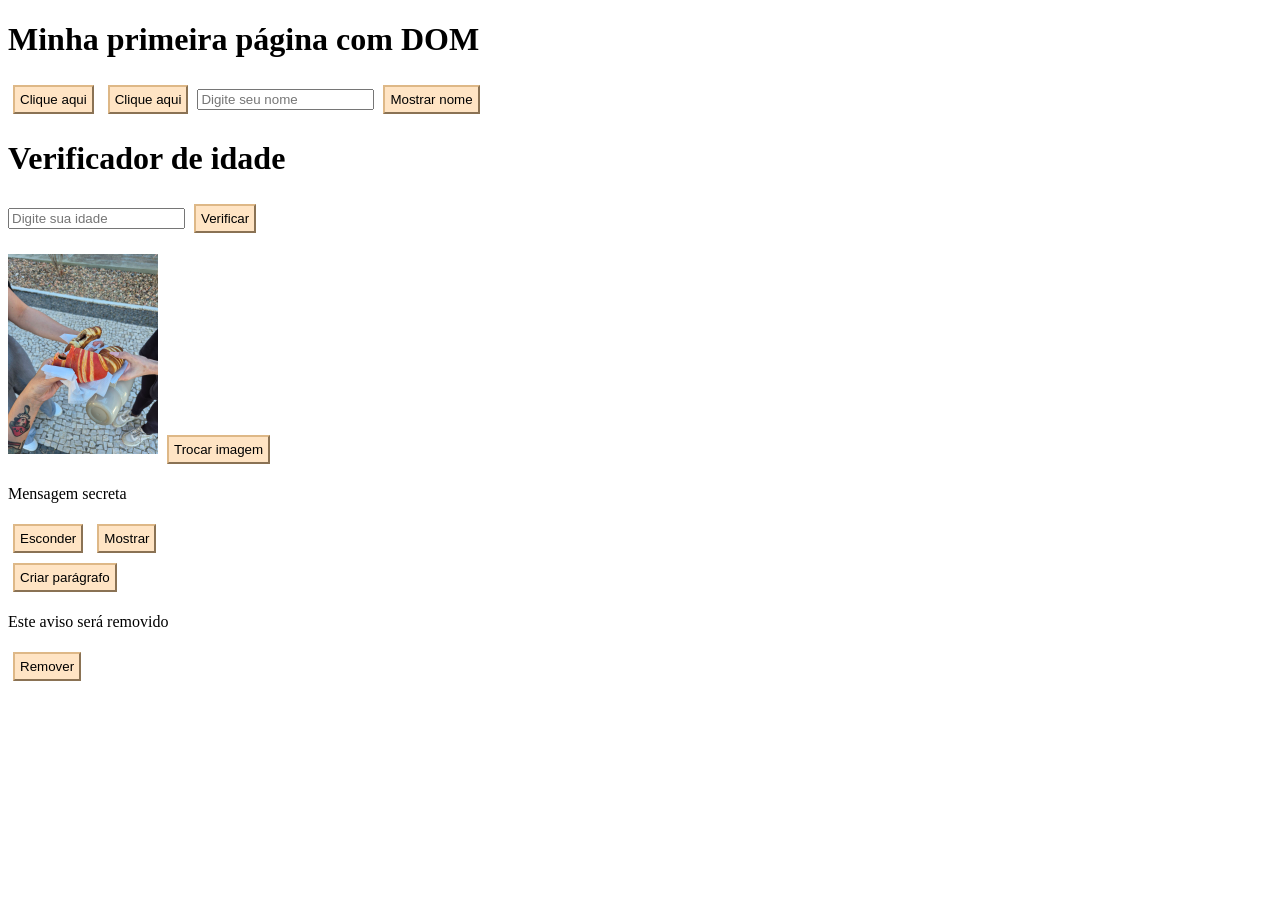
<file: aula-11-javascript/index.html>
<!DOCTYPE html>
<html lang="pt-br">

<head>
    <meta charset="UTF-8">
    <meta name="viewport" content="width=device-width, initial-scale=1.0">
<link rel="stylesheet" href="css/style.css">
    <title>Aula de DOM</title>
</head>

<body>
    <h1 id="titulo">Minha primeira página com DOM</h1>

    <button onclick="alterarTitulo()">Clique aqui</button>
    <button onclick="mostrarMensagem()">Clique aqui</button>

    <input type="text" id="nome" placeholder="Digite seu nome">
    <button onclick="mostrarNome()">Mostrar nome</button>
    <p id="resultado"></p>

    <h1>Verificador de idade</h1>

    <input type="number" id="idade" placeholder="Digite sua idade">
    <button onclick="verificarIdade()">Verificar</button>

    <p id="resultado1"></p>

    <img id="imagem" src="img/59143.jpeg" width="150">
    <button onclick="trocarImagem()">Trocar imagem</button>

    <p id="texto">Mensagem secreta</p>
    <button onclick="esconderTexto()">Esconder</button>
    <button onclick="mostrarTexto()">Mostrar</button>

    <div id="area"></div>
    <button onclick="criarParagrafo()">Criar parágrafo</button>


    <p id="aviso">Este aviso será removido</p>
<button onclick="removerAviso()">Remover</button>


    <script src="js/script.js"></script>
</body>

</html>
</file>
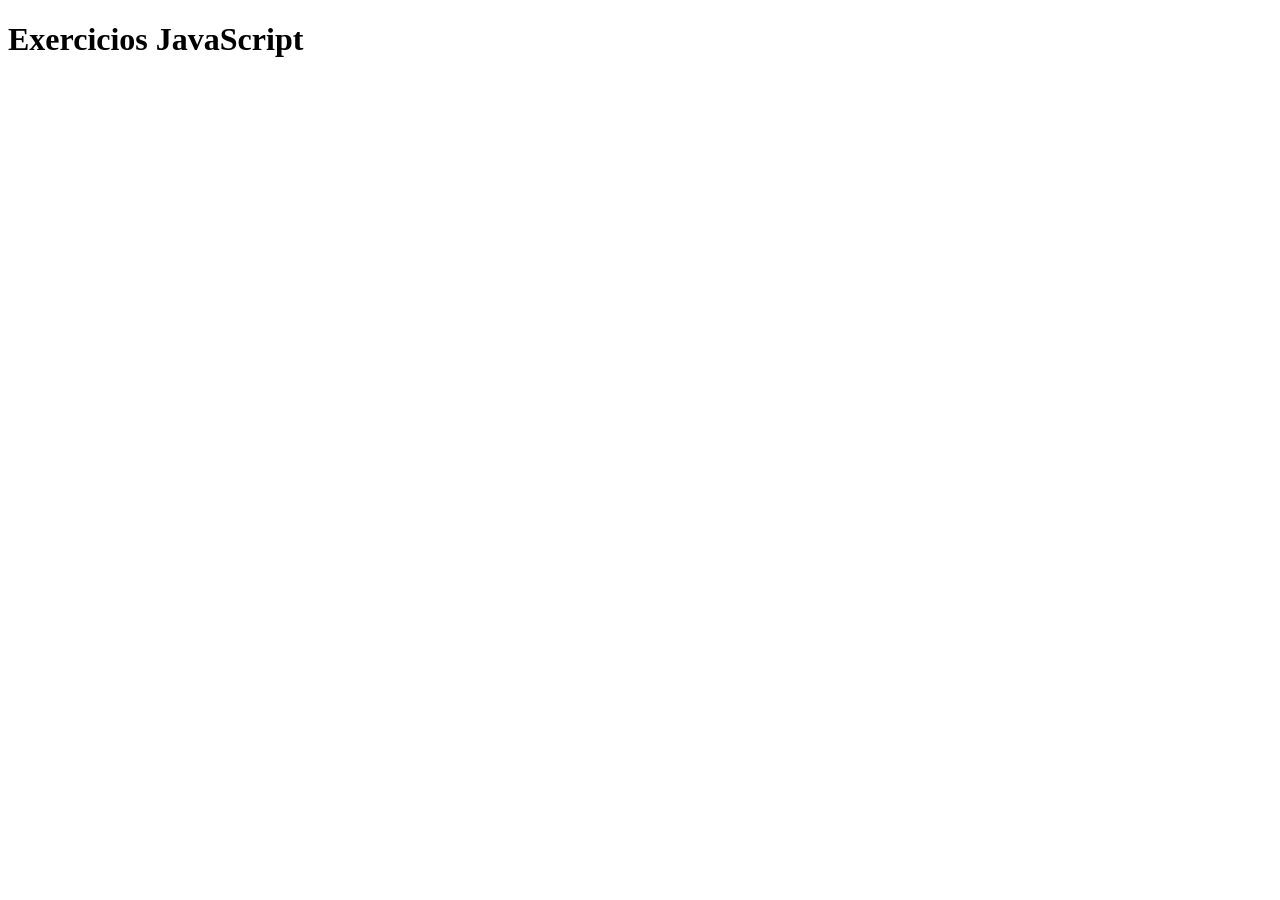
<file: brenda-exercicios/index.html>
<!DOCTYPE html>
<html lang="pt-br">
<head>
    <meta charset="UTF-8">
    <meta name="viewport" content="width=device-width, initial-scale=1.0">
    <title>Exercicios JavaScript</title>
</head>
<body>
    <h1>Exercicios JavaScript</h1>



<script src="js/script3.js"></script>

</body>
</html>
</file>
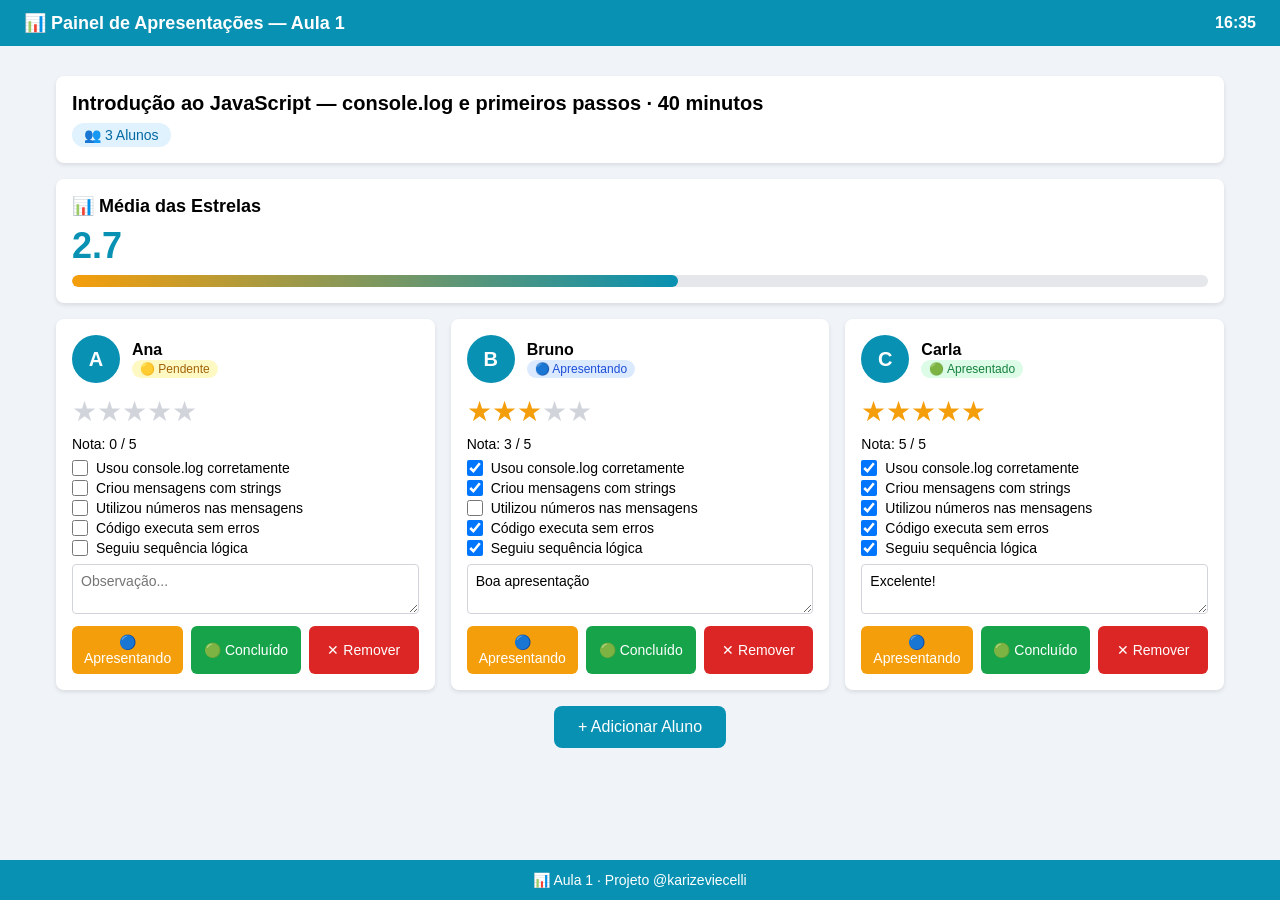
<file: Aula 01/feedback01.html>
<!DOCTYPE html>
<html lang="pt-BR">
<head>
<meta charset="UTF-8">
<meta name="viewport" content="width=device-width, initial-scale=1.0">
<title>Aula 1 - Feedback</title>
<style>
* { box-sizing: border-box; margin: 0; padding: 0; font-family: Arial, sans-serif; }
body { background: #f0f4f8; padding-top: 60px; padding-bottom: 60px; }
.topbar { position: fixed; top: 0; left: 0; right: 0; background: #0891b2; color: white; padding: 12px 24px; display: flex; justify-content: space-between; align-items: center; font-size: 18px; font-weight: bold; z-index: 1000; }
.topbar-time { font-size: 16px; }
.container { max-width: 1200px; margin: 0 auto; padding: 16px; }
.subtopo { background: white; border-radius: 8px; padding: 16px; margin-bottom: 16px; box-shadow: 0 2px 4px rgba(0,0,0,0.1); }
.subtopo h2 { font-size: 20px; margin-bottom: 8px; }
.subtopo .badge { display: inline-block; background: #e0f2fe; color: #0369a1; padding: 4px 12px; border-radius: 20px; font-size: 14px; }
.painel-media { background: white; border-radius: 8px; padding: 16px; margin-bottom: 16px; box-shadow: 0 2px 4px rgba(0,0,0,0.1); }
.painel-media h3 { font-size: 18px; margin-bottom: 8px; }
.media-value { font-size: 36px; font-weight: bold; color: #0891b2; }
.media-bar { width: 100%; background: #e5e7eb; border-radius: 8px; height: 12px; margin-top: 8px; overflow: hidden; }
.media-bar-fill { height: 100%; background: linear-gradient(90deg, #f59e0b, #0891b2); border-radius: 8px; transition: width 0.3s; }
.grid { display: grid; grid-template-columns: repeat(auto-fill, minmax(350px, 1fr)); gap: 16px; margin-bottom: 16px; }
.card { background: white; border-radius: 8px; padding: 16px; box-shadow: 0 2px 4px rgba(0,0,0,0.1); }
.card-header { display: flex; align-items: center; gap: 12px; margin-bottom: 12px; }
.avatar { width: 48px; height: 48px; border-radius: 50%; background: #0891b2; color: white; display: flex; align-items: center; justify-content: center; font-weight: bold; font-size: 20px; flex-shrink: 0; }
.card-name { font-weight: bold; font-size: 16px; }
.status-badge { padding: 2px 8px; border-radius: 12px; font-size: 12px; }
.status-pendente { background: #fef9c3; color: #a16207; }
.status-apresentando { background: #dbeafe; color: #1d4ed8; }
.status-apresentado { background: #dcfce7; color: #15803d; }
.stars { font-size: 28px; cursor: pointer; margin-bottom: 8px; }
.stars span { color: #d1d5db; transition: color 0.2s; }
.stars span.filled { color: #f59e0b; }
.note { font-size: 14px; margin-bottom: 8px; }
.criterios { margin-bottom: 8px; }
.criterio { display: flex; align-items: center; gap: 8px; margin-bottom: 4px; font-size: 14px; }
.criterio input { width: 16px; height: 16px; }
.observacao { width: 100%; padding: 8px; border: 1px solid #d1d5db; border-radius: 4px; resize: vertical; font-size: 14px; margin-bottom: 8px; }
.card-actions { display: flex; gap: 8px; }
.btn { border: none; padding: 8px 12px; border-radius: 6px; color: white; cursor: pointer; font-size: 14px; flex: 1; }
.btn-apresentando { background: #f59e0b; }
.btn-concluido { background: #16a34a; }
.btn-remover { background: #dc2626; }
.btn-add { background: #0891b2; color: white; border: none; padding: 12px 24px; border-radius: 8px; font-size: 16px; cursor: pointer; display: block; margin: 0 auto; }
.footer { position: fixed; bottom: 0; left: 0; right: 0; background: #0891b2; color: white; text-align: center; padding: 12px; font-size: 14px; }
.modal-overlay { display: none; position: fixed; top: 0; left: 0; right: 0; bottom: 0; background: rgba(0,0,0,0.5); z-index: 2000; justify-content: center; align-items: center; }
.modal-overlay.active { display: flex; }
.modal { background: white; border-radius: 8px; padding: 24px; width: 90%; max-width: 400px; }
.modal h3 { margin-bottom: 16px; }
.modal input { width: 100%; padding: 8px; border: 1px solid #d1d5db; border-radius: 4px; font-size: 16px; margin-bottom: 16px; }
.modal-actions { display: flex; gap: 8px; justify-content: flex-end; }
.modal-actions button { padding: 8px 16px; border: none; border-radius: 6px; cursor: pointer; font-size: 14px; }
.modal-cancel { background: #e5e7eb; color: #374151; }
.modal-save { background: #0891b2; color: white; }
</style>
</head>
<body>
<div class="topbar" id="topbar">
  <span>📊 Painel de Apresentações — Aula 1</span>
  <span class="topbar-time" id="topbarTime"></span>
</div>
<div class="container">
  <div class="subtopo">
    <h2>Introdução ao JavaScript — console.log e primeiros passos · 40 minutos</h2>
    <span class="badge" id="alunoCount">👥 0 Alunos</span>
  </div>
  <div class="painel-media">
    <h3>📊 Média das Estrelas</h3>
    <div class="media-value" id="mediaValue">0.0</div>
    <div class="media-bar"><div class="media-bar-fill" id="mediaBarFill" style="width:0%"></div></div>
  </div>
  <div class="grid" id="gridContainer"></div>
  <button class="btn-add" id="btnAdd">+ Adicionar Aluno</button>
</div>
<div class="footer">📊 Aula 1 · Projeto @karizeviecelli</div>
<div class="modal-overlay" id="modalOverlay">
  <div class="modal">
    <h3>Adicionar Aluno</h3>
    <input type="text" id="inputNome" placeholder="Nome do aluno" />
    <div class="modal-actions">
      <button class="modal-cancel" id="modalCancel">Cancelar</button>
      <button class="modal-save" id="modalSave">Adicionar</button>
    </div>
  </div>
</div>
<script>
const STORAGE_KEY = 'feedback_aula1';
let data = [];

function loadData() {
  const stored = localStorage.getItem(STORAGE_KEY);
  if (stored) {
    try { data = JSON.parse(stored); } catch(e) { data = []; }
  } else {
    data = [];
  }
}

function saveData() {
  localStorage.setItem(STORAGE_KEY, JSON.stringify(data));
}

function render() {
  const grid = document.getElementById('gridContainer');
  grid.innerHTML = '';
  data.forEach((student, index) => {
    const card = document.createElement('div');
    card.className = 'card';
    card.dataset.index = index;
    const initial = student.nome ? student.nome.charAt(0).toUpperCase() : '?';
    const statusClass = student.status === 'apresentando' ? 'status-apresentando' : student.status === 'apresentado' ? 'status-apresentado' : 'status-pendente';
    const statusText = student.status === 'apresentando' ? '🔵 Apresentando' : student.status === 'apresentado' ? '🟢 Apresentado' : '🟡 Pendente';
    let starsHtml = '';
    for (let i = 1; i <= 5; i++) {
      const filled = student.estrelas >= i ? 'filled' : '';
      starsHtml += `<span class="star ${filled}" data-index="${i}">★</span>`;
    }
    let criteriosHtml = '';
    const criterios = ['Usou console.log corretamente','Criou mensagens com strings','Utilizou números nas mensagens','Código executa sem erros','Seguiu sequência lógica'];
    criterios.forEach((c, idx) => {
      const checked = student.criterios && student.criterios[idx] ? 'checked' : '';
      criteriosHtml += `<div class="criterio"><input type="checkbox" data-criterio="${idx}" ${checked}><span>${c}</span></div>`;
    });
    card.innerHTML = `
      <div class="card-header">
        <div class="avatar">${initial}</div>
        <div>
          <div class="card-name">${student.nome}</div>
          <span class="status-badge ${statusClass}">${statusText}</span>
        </div>
      </div>
      <div class="stars" data-rating="${student.estrelas || 0}">
        ${starsHtml}
      </div>
      <div class="note">Nota: ${student.estrelas || 0} / 5</div>
      <div class="criterios">${criteriosHtml}</div>
      <textarea class="observacao" placeholder="Observação...">${student.observacao || ''}</textarea>
      <div class="card-actions">
        <button class="btn btn-apresentando">🔵 Apresentando</button>
        <button class="btn btn-concluido">🟢 Concluído</button>
        <button class="btn btn-remover">✕ Remover</button>
      </div>
    `;
    grid.appendChild(card);
  });
  updateMedia();
  updateAlunoCount();
}

function updateMedia() {
  const total = data.reduce((sum, s) => sum + (s.estrelas || 0), 0);
  const avg = data.length ? (total / data.length) : 0;
  document.getElementById('mediaValue').textContent = avg.toFixed(1);
  const pct = data.length ? (avg / 5 * 100) : 0;
  document.getElementById('mediaBarFill').style.width = pct + '%';
}

function updateAlunoCount() {
  document.getElementById('alunoCount').textContent = `👥 ${data.length} Alunos`;
}

function updateTime() {
  const now = new Date();
  const h = String(now.getHours()).padStart(2, '0');
  const m = String(now.getMinutes()).padStart(2, '0');
  document.getElementById('topbarTime').textContent = h + ':' + m;
}

// Event delegation on grid
document.getElementById('gridContainer').addEventListener('click', function(e) {
  const card = e.target.closest('.card');
  if (!card) return;
  const index = parseInt(card.dataset.index);
  const student = data[index];
  if (!student) return;
  
  // Stars
  if (e.target.classList.contains('star')) {
    const rating = parseInt(e.target.dataset.index);
    student.estrelas = rating;
    saveData();
    render();
    return;
  }
  
  // Buttons
  if (e.target.classList.contains('btn-apresentando')) {
    student.status = 'apresentando';
    saveData();
    render();
    return;
  }
  if (e.target.classList.contains('btn-concluido')) {
    student.status = 'apresentado';
    saveData();
    render();
    return;
  }
  if (e.target.classList.contains('btn-remover')) {
    data.splice(index, 1);
    saveData();
    render();
    return;
  }
});

// Change events for checkboxes and textarea (delegation)
document.getElementById('gridContainer').addEventListener('change', function(e) {
  const card = e.target.closest('.card');
  if (!card) return;
  const index = parseInt(card.dataset.index);
  const student = data[index];
  if (!student) return;
  
  if (e.target.matches('input[type="checkbox"]')) {
    const criterioIdx = parseInt(e.target.dataset.criterio);
    if (!student.criterios) student.criterios = [false,false,false,false,false];
    student.criterios[criterioIdx] = e.target.checked;
    saveData();
    // no need to re-render
  }
  if (e.target.matches('textarea.observacao')) {
    student.observacao = e.target.value;
    saveData();
  }
});

// Modal
document.getElementById('btnAdd').addEventListener('click', function() {
  document.getElementById('modalOverlay').classList.add('active');
  document.getElementById('inputNome').value = '';
  document.getElementById('inputNome').focus();
});

function closeModal() {
  document.getElementById('modalOverlay').classList.remove('active');
}

document.getElementById('modalCancel').addEventListener('click', closeModal);
document.getElementById('modalOverlay').addEventListener('click', function(e) {
  if (e.target === this) closeModal();
});

document.getElementById('modalSave').addEventListener('click', function() {
  const nome = document.getElementById('inputNome').value.trim();
  if (!nome) {
    alert('Digite um nome.');
    return;
  }
  data.push({
    nome: nome,
    status: 'pendente',
    estrelas: 0,
    criterios: [false,false,false,false,false],
    observacao: ''
  });
  saveData();
  render();
  closeModal();
});

// Initialization
loadData();
if (data.length === 0) {
  // default students for demo
  data = [
    { nome: 'Ana', status: 'pendente', estrelas: 0, criterios: [false,false,false,false,false], observacao: '' },
    { nome: 'Bruno', status: 'apresentando', estrelas: 3, criterios: [true,true,false,true,true], observacao: 'Boa apresentação' },
    { nome: 'Carla', status: 'apresentado', estrelas: 5, criterios: [true,true,true,true,true], observacao: 'Excelente!' }
  ];
  saveData();
}
render();
updateTime();
setInterval(updateTime, 60000);
</script>
</body>
</html>
</file>
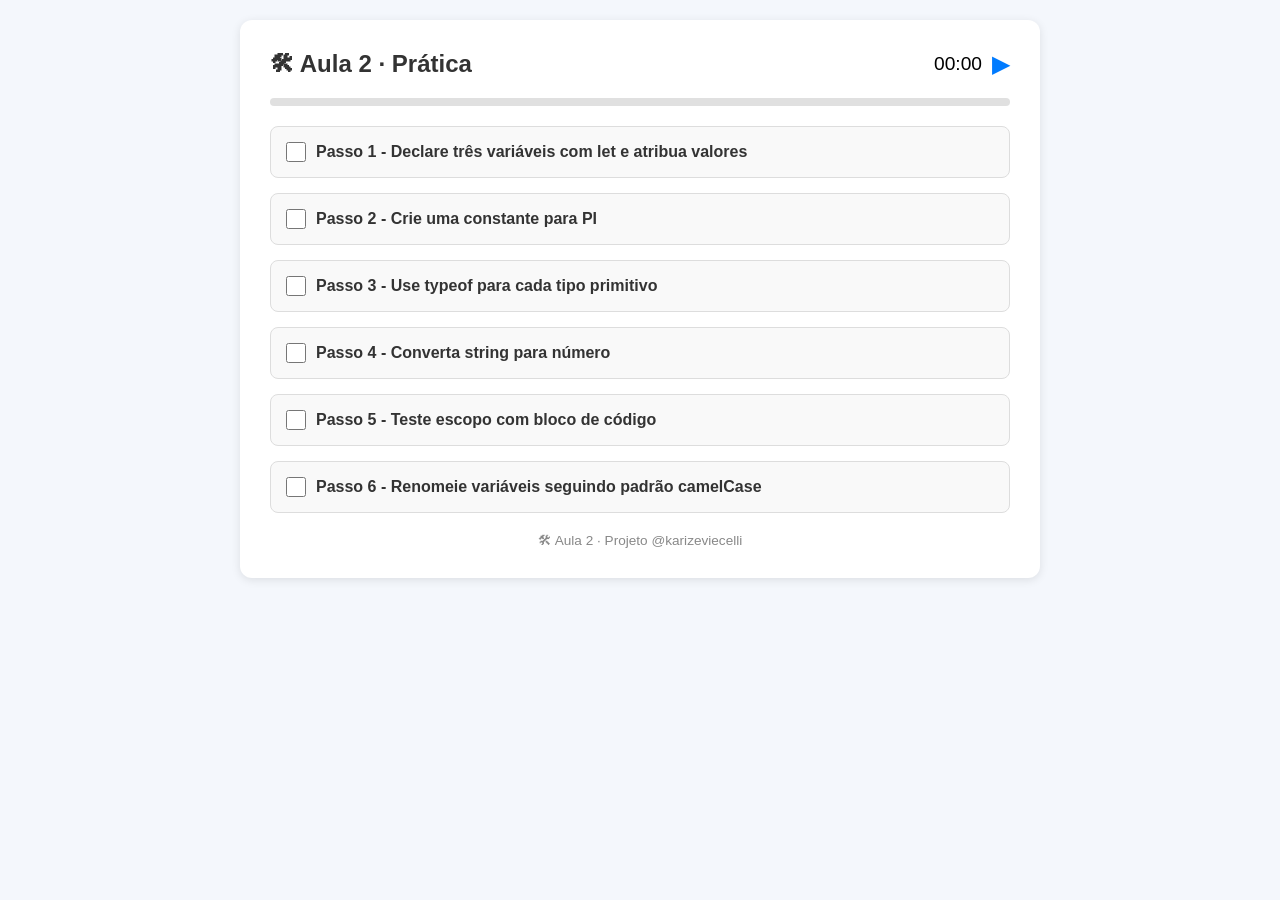
<file: Aula 02/03_pratica.html>
<!DOCTYPE html>
<html lang="pt-BR">
<head>
<meta charset="UTF-8">
<meta name="viewport" content="width=device-width, initial-scale=1.0">
<title>Aula 2 - Prática</title>
<style>
  * { margin: 0; padding: 0; box-sizing: border-box; font-family: Arial, sans-serif; }
  body { background: #f4f7fc; display: flex; justify-content: center; padding: 20px; }
  .container { max-width: 800px; width: 100%; background: white; border-radius: 12px; box-shadow: 0 2px 10px rgba(0,0,0,0.1); padding: 30px; }
  .topbar { display: flex; align-items: center; justify-content: space-between; margin-bottom: 20px; }
  .topbar h1 { font-size: 1.5rem; color: #333; }
  .timer { display: flex; align-items: center; gap: 10px; font-size: 1.2rem; }
  .timer button { background: none; border: none; font-size: 1.5rem; cursor: pointer; color: #007bff; }
  .progress-bar { height: 8px; background: #e0e0e0; border-radius: 4px; margin-bottom: 20px; }
  .progress-fill { height: 100%; background: #28a745; border-radius: 4px; transition: width 0.3s; width: 0%; }
  .card { background: #f9f9f9; border-radius: 8px; padding: 15px; margin-bottom: 15px; border: 1px solid #ddd; }
  .card-header { display: flex; align-items: center; gap: 10px; cursor: pointer; }
  .card-header input[type="checkbox"] { width: 20px; height: 20px; cursor: pointer; }
  .card-header h3 { flex: 1; font-size: 1rem; color: #333; }
  .card-body { display: none; margin-top: 10px; }
  .card-body.show { display: block; }
  .instrucao, .dica { margin-bottom: 10px; font-size: 0.95rem; color: #555; }
  .dica { background: #fff3cd; padding: 8px; border-radius: 4px; border-left: 4px solid #ffc107; }
  .btn-gabarito { background: #007bff; color: white; border: none; padding: 8px 16px; border-radius: 4px; cursor: pointer; font-size: 0.9rem; }
  .gabarito { display: none; background: #2d2d2d; color: #f8f8f2; padding: 10px; border-radius: 4px; margin-top: 10px; font-family: 'Courier New', monospace; font-size: 0.9rem; overflow-x: auto; white-space: pre-wrap; }
  .gabarito.show { display: block; }
  .cta { display: none; text-align: center; margin-top: 20px; padding: 20px; background: #d4edda; border-radius: 8px; }
  .cta.show { display: block; }
  .cta a { display: inline-block; background: #28a745; color: white; padding: 12px 30px; border-radius: 6px; text-decoration: none; font-weight: bold; }
  .footer { text-align: center; margin-top: 20px; color: #888; font-size: 0.85rem; }
</style>
</head>
<body>
<div class="container">
  <div class="topbar">
    <h1>🛠 Aula 2 · Prática</h1>
    <div class="timer">
      <span id="timerDisplay">00:00</span>
      <button id="timerToggle">▶</button>
    </div>
  </div>
  <div class="progress-bar"><div class="progress-fill" id="progressFill"></div></div>

  <!-- Passo 1 -->
  <div class="card" data-step="1">
    <div class="card-header" onclick="toggleCard(this)">
      <input type="checkbox" onchange="updateProgress()">
      <h3>Passo 1 - Declare três variáveis com let e atribua valores</h3>
    </div>
    <div class="card-body">
      <div class="instrucao">Crie três variáveis usando let. Uma com seu nome (string), uma com sua idade (number) e uma com seu hobbie favorito (string). Exiba cada uma no console.</div>
      <div class="dica">Dica: Use console.log() para ver o valor de cada variável.</div>
      <button class="btn-gabarito" onclick="toggleGabarito(this)">📖 Gabarito</button>
      <div class="gabarito">let nome = "Ana"; <br>let idade = 22; <br>let hobbie = "ler";<br>console.log(nome);<br>console.log(idade); <br>console.log(hobbie);</div>
    </div>
  </div>

  <!-- Passo 2 -->
  <div class="card" data-step="2">
    <div class="card-header" onclick="toggleCard(this)">
      <input type="checkbox" onchange="updateProgress()">
      <h3>Passo 2 - Crie uma constante para PI</h3>
    </div>
    <div class="card-body">
      <div class="instrucao">Crie uma constante chamada PI com o valor 3.14159. Depois crie outra variável com o raio de um círculo e calcule a área (PI * raio * raio). Exiba o resultado.</div>
      <div class="dica">Dica: const não pode ser reatribuída.</div>
      <button class="btn-gabarito" onclick="toggleGabarito(this)">📖 Gabarito</button>
      <div class="gabarito">const PI = 3.14159;<br>let raio = 5; <br>let area = PI * raio * raio; <br>console.log(area);</div>
    </div>
  </div>

  <!-- Passo 3 -->
  <div class="card" data-step="3">
    <div class="card-header" onclick="toggleCard(this)">
      <input type="checkbox" onchange="updateProgress()">
      <h3>Passo 3 - Use typeof para cada tipo primitivo</h3>
    </div>
    <div class="card-body">
      <div class="instrucao">Crie uma variável de cada tipo primitivo e use typeof para descobrir o tipo de cada uma.</div>
      <div class="dica">Dica: typeof variavel retorna o tipo como string.</div>
      <button class="btn-gabarito" onclick="toggleGabarito(this)">📖 Gabarito</button>
      <div class="gabarito">let nome = "João"; <br>let idade = 30; <br>let ativo = true; <br>console.log(typeof nome); <br>console.log(typeof idade); <br>console.log(typeof ativo);</div>
    </div>
  </div>

  <!-- Passo 4 -->
  <div class="card" data-step="4">
    <div class="card-header" onclick="toggleCard(this)">
      <input type="checkbox" onchange="updateProgress()">
      <h3>Passo 4 - Converta string para número</h3>
    </div>
    <div class="card-body">
      <div class="instrucao">Crie uma string com um número dentro e converta para número usando Number().</div>
      <div class="dica">Dica: Number() converte string para número.</div>
      <button class="btn-gabarito" onclick="toggleGabarito(this)">📖 Gabarito</button>
      <div class="gabarito">let stringNumero = "50"; <br>let numero = Number(stringNumero); <br>let resultado = numero + 10; <br>console.log(resultado);</div>
    </div>
  </div>

  <!-- Passo 5 -->
  <div class="card" data-step="5">
    <div class="card-header" onclick="toggleCard(this)">
      <input type="checkbox" onchange="updateProgress()">
      <h3>Passo 5 - Teste escopo com bloco de código</h3>
    </div>
    <div class="card-body">
      <div class="instrucao">Crie uma variável let fora de um bloco { }. Dentro do bloco, crie outra com o mesmo nome mas valor diferente. Exiba os valores.</div>
      <div class="dica">Dica: Variáveis let dentro de { } só existem dentro daquele bloco.</div>
      <button class="btn-gabarito" onclick="toggleGabarito(this)">📖 Gabarito</button>
      <div class="gabarito">let mensagem = "Fora"; <br>{ let mensagem = "Dentro"; <br>console.log(mensagem); <br>} console.log(mensagem);</div>
    </div>
  </div>

  <!-- Passo 6 -->
  <div class="card" data-step="6">
    <div class="card-header" onclick="toggleCard(this)">
      <input type="checkbox" onchange="updateProgress()">
      <h3>Passo 6 - Renomeie variáveis seguindo padrão camelCase</h3>
    </div>
    <div class="card-body">
      <div class="instrucao">Renomeie variáveis com nomes ruins para camelCase descritivos.</div>
      <div class="dica">Dica: camelCase: primeira minúscula, próximas maiúsculas.</div>
      <button class="btn-gabarito" onclick="toggleGabarito(this)">📖 Gabarito</button>
      <div class="gabarito">let nome = "João"; <br>let idade = 25; <br>let cidade = "SP"; <br>console.log(nome, idade, cidade);</div>
    </div>
  </div>

  <div class="cta" id="cta">
    <p>Todos os passos concluídos!</p>
    <a href="04_desafio.html">➜ Seguir para o Desafio</a>
  </div>

  <div class="footer">🛠 Aula 2 · Projeto @karizeviecelli</div>
</div>

<script>
  let timerInterval = null;
  let seconds = 0;
  const timerDisplay = document.getElementById('timerDisplay');
  const timerToggle = document.getElementById('timerToggle');

  timerToggle.addEventListener('click', function() {
    if (timerInterval) {
      clearInterval(timerInterval);
      timerInterval = null;
      timerToggle.textContent = '▶';
    } else {
      timerInterval = setInterval(() => {
        seconds++;
        const mins = String(Math.floor(seconds / 60)).padStart(2, '0');
        const secs = String(seconds % 60).padStart(2, '0');
        timerDisplay.textContent = mins + ':' + secs;
      }, 1000);
      timerToggle.textContent = '⏸';
    }
  });

  function toggleCard(header) {
    const body = header.nextElementSibling;
    if (body.style.display === 'block') {
      body.style.display = 'none';
    } else {
      body.style.display = 'block';
    }
  }

  function toggleGabarito(btn) {
    const gab = btn.nextElementSibling;
    gab.classList.toggle('show');
  }

  function updateProgress() {
    const checkboxes = document.querySelectorAll('.card input[type="checkbox"]');
    const total = checkboxes.length;
    let checked = 0;
    checkboxes.forEach(cb => { if (cb.checked) checked++; });
    const percent = (checked / total) * 100;
    document.getElementById('progressFill').style.width = percent + '%';
    if (checked === total) {
      document.getElementById('cta').classList.add('show');
    } else {
      document.getElementById('cta').classList.remove('show');
    }
  }
</script>
</body>
</html>
</file>
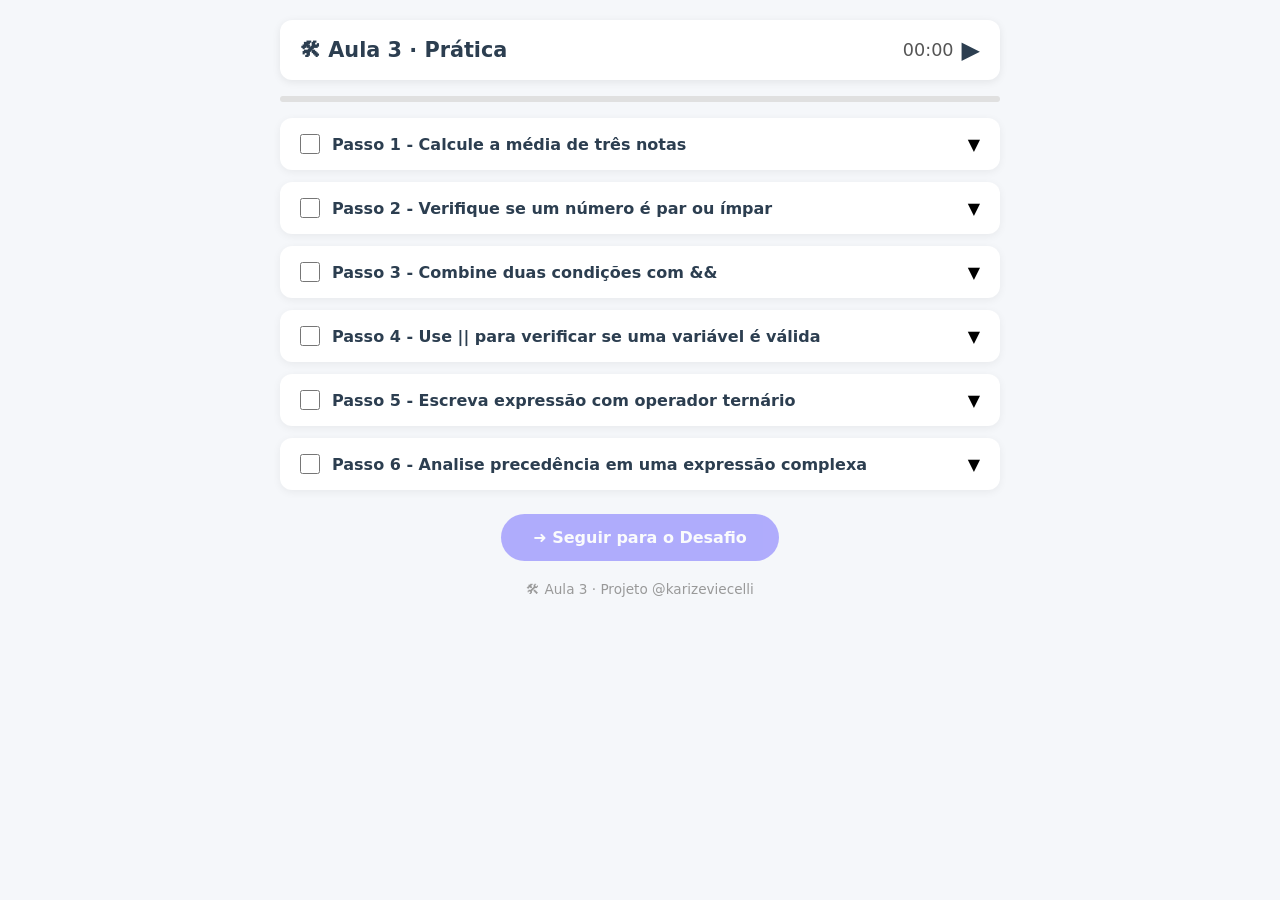
<file: Aula 03/03_pratica.html>
<!DOCTYPE html>
<html lang="pt-br">
<head>
  <meta charset="UTF-8">
  <meta name="viewport" content="width=device-width, initial-scale=1.0">
  <title>Aula 3 - Prática</title>
  <style>
    * { margin: 0; padding: 0; box-sizing: border-box; font-family: system-ui, sans-serif; }
    body { background: #f5f7fa; padding: 20px; display: flex; justify-content: center; }
    .container { max-width: 720px; width: 100%; }
    .topbar { display: flex; justify-content: space-between; align-items: center; background: #fff; padding: 16px 20px; border-radius: 12px; box-shadow: 0 2px 8px rgba(0,0,0,0.08); }
    .topbar h1 { font-size: 1.3rem; color: #2c3e50; }
    .timer { display: flex; align-items: center; gap: 8px; font-size: 1.1rem; color: #555; }
    .timer button { background: none; border: none; font-size: 1.5rem; cursor: pointer; color: #2c3e50; }
    .progress-bar { background: #e0e0e0; height: 6px; border-radius: 3px; margin: 16px 0; overflow: hidden; }
    .progress-fill { height: 100%; width: 0%; background: linear-gradient(90deg, #6c63ff, #48c6ef); transition: width 0.3s; border-radius: 3px; }
    .card { background: #fff; border-radius: 12px; box-shadow: 0 2px 8px rgba(0,0,0,0.06); margin-bottom: 12px; overflow: hidden; }
    .card-header { display: flex; align-items: center; gap: 12px; padding: 16px 20px; cursor: pointer; transition: background 0.2s; }
    .card-header:hover { background: #f0f2f5; }
    .card-header input[type="checkbox"] { width: 20px; height: 20px; accent-color: #6c63ff; }
    .card-header h2 { font-size: 1rem; color: #2c3e50; flex: 1; }
    .card-header .arrow { transition: transform 0.3s; }
    .card-body { padding: 0 20px 16px; display: none; }
    .card-body.active { display: block; }
    .card-body p { color: #555; margin-bottom: 8px; line-height: 1.5; }
    .card-body .dica { background: #eef6ff; padding: 10px; border-radius: 8px; font-size: 0.9rem; color: #2c3e50; margin: 12px 0; }
    .btn-gabarito { background: #6c63ff; color: #fff; border: none; padding: 8px 16px; border-radius: 6px; cursor: pointer; font-size: 0.9rem; transition: background 0.2s; }
    .btn-gabarito:hover { background: #5a52d5; }
    .gabarito-content { background: #f8f9fa; padding: 12px; border-radius: 8px; margin-top: 12px; font-family: 'Courier New', monospace; font-size: 0.9rem; white-space: pre-wrap; display: none; }
    .gabarito-content.show { display: block; }
    .cta { text-align: center; margin-top: 24px; }
    .cta a { display: inline-block; background: #6c63ff; color: #fff; padding: 14px 32px; border-radius: 30px; text-decoration: none; font-weight: 600; font-size: 1rem; transition: background 0.2s; opacity: 0.5; pointer-events: none; }
    .cta a.enabled { opacity: 1; pointer-events: auto; }
    .cta a:hover { background: #5a52d5; }
    .footer { text-align: center; margin-top: 20px; color: #999; font-size: 0.85rem; }
  </style>
</head>
<body>
<div class="container">
  <div class="topbar">
    <h1>🛠 Aula 3 · Prática</h1>
    <div class="timer">
      <span id="timerDisplay">00:00</span>
      <button id="timerToggle">▶</button>
    </div>
  </div>
  <div class="progress-bar">
    <div id="progressFill" class="progress-fill"></div>
  </div>

  <div class="card">
    <div class="card-header" onclick="toggleCard(this)">
      <input type="checkbox" onchange="updateProgress()">
      <h2>Passo 1 - Calcule a média de três notas</h2>
      <span class="arrow">▼</span>
    </div>
    <div class="card-body">
      <p><strong>Instrução:</strong> Crie três variáveis com notas (number) e calcule a média aritmética delas. Exiba o resultado no console.</p>
      <div class="dica">💡 Dica: Média = (nota1 + nota2 + nota3) / 3</div>
      <button class="btn-gabarito" onclick="toggleGabarito(this)">📖 Gabarito</button>
      <div class="gabarito-content">let n1 = 8; <br>let n2 = 7; <br>let n3 = 9; <br>let media = (n1 + n2 + n3) / 3; <br>console.log(media);</div>
    </div>
  </div>

  <div class="card">
    <div class="card-header" onclick="toggleCard(this)">
      <input type="checkbox" onchange="updateProgress()">
      <h2>Passo 2 - Verifique se um número é par ou ímpar</h2>
      <span class="arrow">▼</span>
    </div>
    <div class="card-body">
      <p><strong>Instrução:</strong> Crie uma variável com um número qualquer. Use o operador % (resto) para verificar se o número é par ou ímpar. Se resto for 0, é par.</p>
      <div class="dica">💡 Dica: numero % 2 retorna 0 para números pares.</div>
      <button class="btn-gabarito" onclick="toggleGabarito(this)">📖 Gabarito</button>
      <div class="gabarito-content">let numero = 7; <br>let resto = numero % 2; <br>let resultado = resto === 0; <br>console.log(resultado);</div>
    </div>
  </div>

  <div class="card">
    <div class="card-header" onclick="toggleCard(this)">
      <input type="checkbox" onchange="updateProgress()">
      <h2>Passo 3 - Combine duas condições com &&</h2>
      <span class="arrow">▼</span>
    </div>
    <div class="card-body">
      <p><strong>Instrução:</strong> Crie duas variáveis booleanas (ex: maior de idade e tem ingresso). Use && para verificar se ambas são verdadeiras. Exiba o resultado.</p>
      <div class="dica">💡 Dica: && retorna true apenas se TODAS as condições forem verdadeiras.</div>
      <button class="btn-gabarito" onclick="toggleGabarito(this)">📖 Gabarito</button>
      <div class="gabarito-content">let maiorIdade = true; <br>let temIngresso = true; <br>let podeEntrar = maiorIdade && temIngresso; <br>console.log(podeEntrar);</div>
    </div>
  </div>

  <div class="card">
    <div class="card-header" onclick="toggleCard(this)">
      <input type="checkbox" onchange="updateProgress()">
      <h2>Passo 4 - Use || para verificar se uma variável é válida</h2>
      <span class="arrow">▼</span>
    </div>
    <div class="card-body">
      <p><strong>Instrução:</strong> Crie uma variável que pode ser null ou undefined. Use || para verificar se ela tem um valor válido. Se for null, use um valor padrão.</p>
      <div class="dica">💡 Dica: || retorna o primeiro valor verdadeiro. nome || "Visitante" retorna "Visitante" se nome for vazio.</div>
      <button class="btn-gabarito" onclick="toggleGabarito(this)">📖 Gabarito</button>
      <div class="gabarito-content">let nome = ""; <br>let usuario = nome || "Visitante"; <br>console.log(usuario);</div>
    </div>
  </div>

  <div class="card">
    <div class="card-header" onclick="toggleCard(this)">
      <input type="checkbox" onchange="updateProgress()">
      <h2>Passo 5 - Escreva expressão com operador ternário</h2>
      <span class="arrow">▼</span>
    </div>
    <div class="card-body">
      <p><strong>Instrução:</strong> Crie uma variável com uma temperatura. Use o operador ternário para verificar se está quente (> 25) ou frio. Exiba o resultado.</p>
      <div class="dica">💡 Dica: condicao ? valorSeVerdadeiro : valorSeFalso</div>
      <button class="btn-gabarito" onclick="toggleGabarito(this)">📖 Gabarito</button>
      <div class="gabarito-content">let temperatura = 30; <br>let clima = temperatura > 25 ? "Quente" : "Frio"; console.log(clima);</div>
    </div>
  </div>

  <div class="card">
    <div class="card-header" onclick="toggleCard(this)">
      <input type="checkbox" onchange="updateProgress()">
      <h2>Passo 6 - Analise precedência em uma expressão complexa</h2>
      <span class="arrow">▼</span>
    </div>
    <div class="card-body">
      <p><strong>Instrução:</strong> Crie uma expressão que combine +, * e (). Compare o resultado com e sem parênteses para entender a precedência. Exiba ambos.</p>
      <div class="dica">💡 Dica: Parênteses têm maior prioridade que multiplicação, que tem prioridade que soma.</div>
      <button class="btn-gabarito" onclick="toggleGabarito(this)">📖 Gabarito</button>
      <div class="gabarito-content">let semParenteses = 5 + 3 * 2; <br>let comParenteses = (5 + 3) * 2; <br>console.log(semParenteses, comParenteses);</div>
    </div>
  </div>

  <div class="cta">
    <a id="ctaLink" href="04_desafio.html">➜ Seguir para o Desafio</a>
  </div>
  <div class="footer">🛠 Aula 3 · Projeto @karizeviecelli</div>
</div>

<script>
  let timerInterval = null;
  let seconds = 0;
  let running = false;
  const timerDisplay = document.getElementById('timerDisplay');
  const timerToggle = document.getElementById('timerToggle');

  function formatTime(sec) {
    const m = String(Math.floor(sec / 60)).padStart(2, '0');
    const s = String(sec % 60).padStart(2, '0');
    return `${m}:${s}`;
  }

  function toggleTimer() {
    if (running) {
      clearInterval(timerInterval);
      timerToggle.textContent = '▶';
    } else {
      timerInterval = setInterval(() => {
        seconds++;
        timerDisplay.textContent = formatTime(seconds);
      }, 1000);
      timerToggle.textContent = '⏸';
    }
    running = !running;
  }

  timerToggle.addEventListener('click', toggleTimer);

  function toggleCard(header) {
    const body = header.nextElementSibling;
    const arrow = header.querySelector('.arrow');
    body.classList.toggle('active');
    arrow.textContent = body.classList.contains('active') ? '▲' : '▼';
  }

  function toggleGabarito(btn) {
    const content = btn.nextElementSibling;
    content.classList.toggle('show');
  }

  function updateProgress() {
    const checkboxes = document.querySelectorAll('.card-header input[type="checkbox"]');
    const checked = Array.from(checkboxes).filter(cb => cb.checked).length;
    const total = checkboxes.length;
    const pct = (checked / total) * 100;
    document.getElementById('progressFill').style.width = pct + '%';
    const ctaLink = document.getElementById('ctaLink');
    if (checked === total) {
      ctaLink.classList.add('enabled');
    } else {
      ctaLink.classList.remove('enabled');
    }
  }
</script>
</body>
</html>
</file>
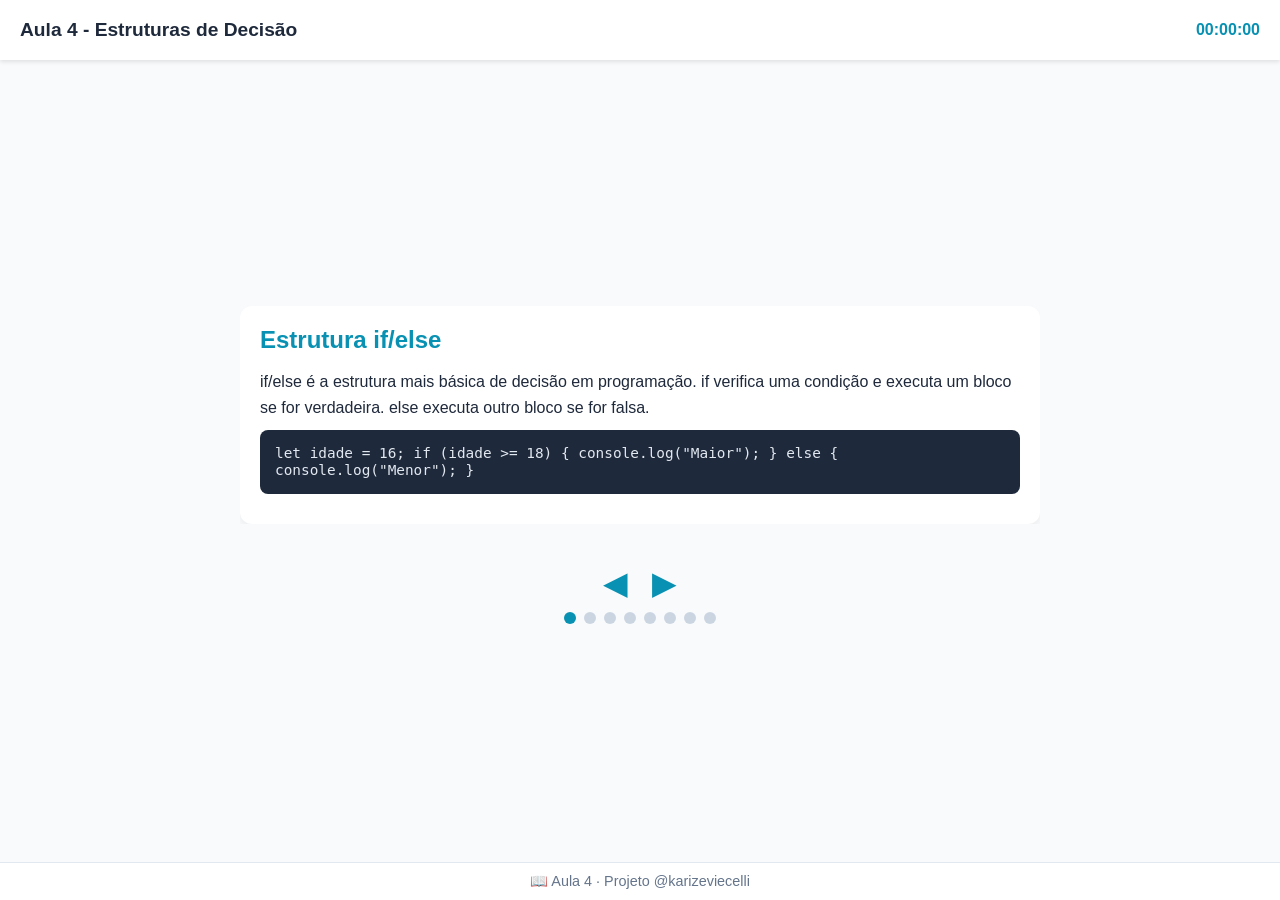
<file: Aula 04/01_exposicao.html>
<!DOCTYPE html>
<html lang="pt-br">
<head>
  <meta charset="UTF-8">
  <meta name="viewport" content="width=device-width, initial-scale=1.0">
  <title>Aula 4 - Estruturas de Decisão</title>
  <style>
    * { margin: 0; padding: 0; box-sizing: border-box; }
    body { font-family: 'Segoe UI', sans-serif; background: #f8fafc; color: #1e293b; min-height: 100vh; display: flex; flex-direction: column; align-items: center; justify-content: center; padding-top: 70px; padding-bottom: 60px; }
    .topbar { position: fixed; top: 0; left: 0; right: 0; height: 60px; background: #fff; box-shadow: 0 2px 4px rgba(0,0,0,0.1); display: flex; align-items: center; justify-content: space-between; padding: 0 20px; z-index: 100; }
    .topbar h1 { font-size: 1.2rem; color: #1e293b; }
    .timer { font-size: 1rem; color: #0891b2; font-weight: bold; }
    .slides-container { position: relative; width: 90%; max-width: 800px; margin: 20px auto; overflow: hidden; }
    .slide { display: none; opacity: 0; transition: opacity 0.5s ease; padding: 20px; background: white; border-radius: 12px; box-shadow: 0 4px 6px rgba(0,0,0,0.05); }
    .slide.active { display: block; opacity: 1; }
    .slide h2 { color: #0891b2; margin-bottom: 15px; font-size: 1.5rem; }
    .slide p { margin-bottom: 10px; line-height: 1.6; }
    .code-block { background: #1e293b; color: #e2e8f0; padding: 15px; border-radius: 8px; font-family: 'Courier New', monospace; font-size: 0.9rem; overflow-x: auto; margin: 10px 0; }
    .highlight-box { background: #e0f2fe; border-left: 4px solid #0891b2; padding: 10px 15px; margin: 10px 0; border-radius: 0 8px 8px 0; }
    .cta-btn { display: inline-block; background: #0891b2; color: white; padding: 12px 24px; border-radius: 8px; text-decoration: none; font-weight: bold; margin-top: 15px; transition: background 0.3s; }
    .cta-btn:hover { background: #067a98; }
    .nav { text-align: center; margin-top: 20px; }
    .nav button { background: none; border: none; font-size: 2rem; cursor: pointer; color: #0891b2; margin: 0 10px; transition: color 0.3s; }
    .nav button:hover { color: #067a98; }
    .dots { display: flex; justify-content: center; gap: 8px; margin-top: 10px; }
    .dot { width: 12px; height: 12px; border-radius: 50%; background: #cbd5e1; cursor: pointer; transition: background 0.3s; }
    .dot.active { background: #0891b2; }
    footer { position: fixed; bottom: 0; left: 0; right: 0; background: #fff; text-align: center; padding: 10px; font-size: 0.9rem; color: #64748b; border-top: 1px solid #e2e8f0; }
  </style>
</head>
<body>
  <div class="topbar">
    <h1>Aula 4 - Estruturas de Decisão</h1>
    <div class="timer" id="timer">00:00:00</div>
  </div>

  <div class="slides-container">
    <div class="slide active">
      <h2>Estrutura if/else</h2>
      <p>if/else é a estrutura mais básica de decisão em programação. if verifica uma condição e executa um bloco se for verdadeira. else executa outro bloco se for falsa.</p>
      <div class="code-block"><code>let idade = 16;
if (idade >= 18) {
  console.log("Maior");
} else {
  console.log("Menor");
}</code></div>
    </div>
    <div class="slide">
      <h2>Múltiplos else if</h2>
      <p>Podemos encadear várias condições com else if. O programa verifica cada condição em ordem e executa apenas a primeira que for verdadeira.</p>
      <div class="code-block"><code>let nota = 85;
if (nota >= 90) {
  console.log("A");
} else if (nota >= 80) {
  console.log("B");
} else {
  console.log("C");
}</code></div>
    </div>
    <div class="slide">
      <h2>Switch case</h2>
      <p>Switch é ideal para comparar uma variável contra vários valores específicos. case define cada valor possível, break interrompe a execução, default é o caso padrão.</p>
      <div class="code-block"><code>let dia = 3;
switch(dia) {
  case 1:
    console.log("Segunda");
    break;
  case 2:
    console.log("Terça");
    break;
  default:
    console.log("Outro");
}</code></div>
    </div>
    <div class="slide">
      <h2>Operador Ternário para decisões simples</h2>
      <p>O ternário é uma forma compacta de if/else em uma única linha: condicao ? valorSeVerdadeiro : valorSeFalso. Use para decisões simples, não para lógicas complexas.</p>
      <div class="code-block"><code>let resultado = idade >= 18 ? "Adulto" : "Menor";</code></div>
    </div>
    <div class="slide">
      <h2>Aninhamento de estruturas</h2>
      <p>Podemos colocar um if dentro de outro if. Isso é chamado de aninhamento. Cuidado: muitos níveis deixam o código difícil de ler.</p>
      <div class="code-block"><code>if (logado) {
  if (admin) {
    console.log("Painel admin");
  }
}</code></div>
    </div>
    <div class="slide">
      <h2>Condições com lógicos combinados</h2>
      <p>Use &&, || e ! para criar condições mais poderosas. && exige que todas sejam verdadeiras. || aceita qualquer uma. ! inverte o resultado.</p>
      <div class="code-block"><code>if (idade >= 18 && temIngresso) {
  console.log("Pode entrar");
}</code></div>
    </div>
    <div class="slide">
      <h2>Truthy e falsy</h2>
      <p>Em JavaScript, valores podem ser verdadeiros ou falsos em contexto booleano. São falsy: false, 0, "" (string vazia), null, undefined, NaN. Todo o resto é truthy.</p>
      <div class="code-block"><code>if ("texto") {
  console.log("É truthy!");
}
if (0) {
  console.log("Não executa");
}</code></div>
    </div>
    <div class="slide">
      <h2>Boas práticas em decisões</h2>
      <p>Mantenha if/else simples e legíveis. Evite aninhamentos profundos (max 2 níveis). Prefira switch para múltiplos casos fixos. Use ternário apenas para decisões simples de uma linha. Sempre use === em vez de ==. Teste todas as condições possíveis.</p>
      <a href="02_demo.html" class="cta-btn">➜ Seguir para a Demonstração</a>
    </div>
  </div>

  <div class="nav">
    <button id="prevBtn">&#9664;</button>
    <button id="nextBtn">&#9654;</button>
  </div>
  <div class="dots" id="dots"></div>

  <footer>📖 Aula 4 · Projeto @karizeviecelli</footer>

  <script>
    (function() {
      const slides = document.querySelectorAll('.slide');
      const dotsContainer = document.getElementById('dots');
      let currentSlide = 0;

      // Create dots
      slides.forEach((_, i) => {
        const dot = document.createElement('div');
        dot.classList.add('dot');
        if (i === 0) dot.classList.add('active');
        dot.addEventListener('click', () => goToSlide(i));
        dotsContainer.appendChild(dot);
      });

      function goToSlide(index) {
        if (index < 0 || index >= slides.length) return;
        slides[currentSlide].classList.remove('active');
        document.querySelectorAll('.dot')[currentSlide].classList.remove('active');
        currentSlide = index;
        slides[currentSlide].classList.add('active');
        document.querySelectorAll('.dot')[currentSlide].classList.add('active');
      }

      document.getElementById('prevBtn').addEventListener('click', () => {
        goToSlide(currentSlide - 1);
      });
      document.getElementById('nextBtn').addEventListener('click', () => {
        goToSlide(currentSlide + 1);
      });

      // Timer
      let seconds = 0;
      const timerEl = document.getElementById('timer');
      function updateTimer() {
        seconds++;
        const h = Math.floor(seconds / 3600);
        const m = Math.floor((seconds % 3600) / 60);
        const s = seconds % 60;
        timerEl.textContent = `${String(h).padStart(2,'0')}:${String(m).padStart(2,'0')}:${String(s).padStart(2,'0')}`;
      }
      setInterval(updateTimer, 1000);
    })();
  </script>
</body>
</html>
</file>
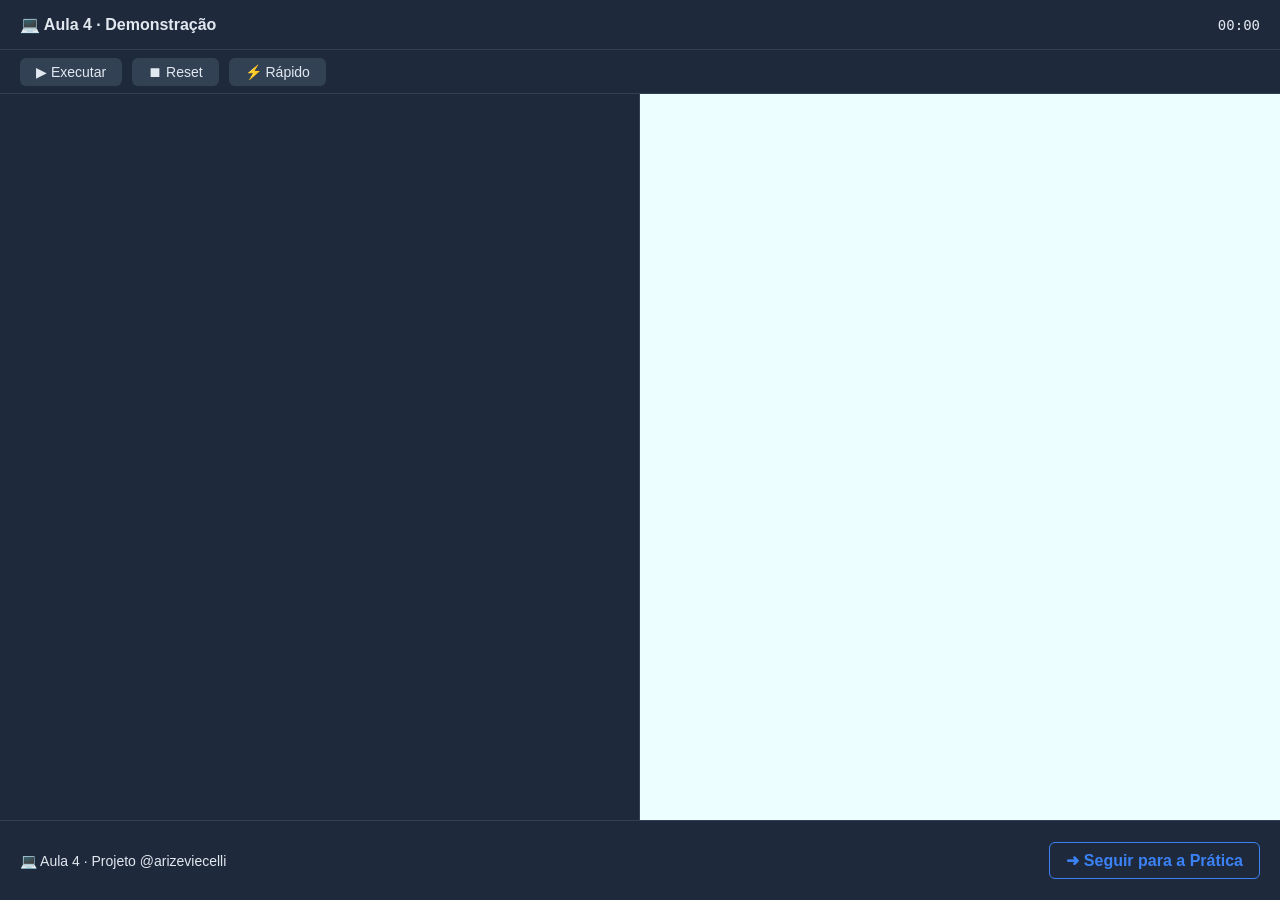
<file: Aula 04/02_demo.html>
<!DOCTYPE html>
<html lang="pt-BR">
<head>
<meta charset="UTF-8">
<meta name="viewport" content="width=device-width, initial-scale=1.0">
<title>Aula 4 - Demonstração</title>
<style>
* { margin: 0; padding: 0; box-sizing: border-box; font-family: 'Segoe UI', sans-serif; }
body { background: #0f172a; color: #e2e8f0; }
.topbar { position: fixed; top: 0; left: 0; right: 0; height: 50px; background: #1e293b; display: flex; align-items: center; justify-content: space-between; padding: 0 20px; border-bottom: 1px solid #334155; z-index: 100; }
.topbar .titulo { font-size: 16px; font-weight: bold; }
.topbar .relogio { font-size: 14px; font-family: monospace; }
.controls { position: fixed; top: 50px; left: 0; right: 0; height: 44px; background: #1e293b; display: flex; align-items: center; gap: 10px; padding: 0 20px; border-bottom: 1px solid #334155; z-index: 99; }
.controls button { background: #334155; color: #e2e8f0; border: none; padding: 6px 16px; border-radius: 6px; cursor: pointer; font-size: 14px; transition: background 0.2s; }
.controls button:hover { background: #475569; }
.controls button.ativo { background: #3b82f6; }
.container { display: flex; margin-top: 94px; height: calc(100vh - 94px - 80px); }
.editor { width: 50%; background: #1e293b; padding: 20px; overflow-y: auto; white-space: pre-wrap; font-family: 'Courier New', monospace; font-size: 14px; line-height: 1.6; border-right: 1px solid #334155; }
.output { width: 50%; background: #ecfeff; color: #0f172a; padding: 20px; overflow-y: auto; font-family: 'Courier New', monospace; font-size: 14px; line-height: 1.6; }
.footer { position: relative; height: 80px; background: #1e293b; display: flex; align-items: center; justify-content: space-between; padding: 0 20px; border-top: 1px solid #334155; }
.footer .creditos { font-size: 14px; }
.footer a { color: #3b82f6; text-decoration: none; font-weight: bold; padding: 8px 16px; border: 1px solid #3b82f6; border-radius: 6px; transition: background 0.2s; }
.footer a:hover { background: #3b82f6; color: #fff; }
.chave { color: #f472b6; } /* keywords */
.s { color: #34d399; } /* strings */
.v { color: #fbbf24; } /* numbers */
</style>
</head>
<body>
<div class="topbar">
  <div class="titulo">💻 Aula 4 · Demonstração</div>
  <div class="relogio" id="relogio">00:00</div>
</div>
<div class="controls">
  <button id="botaoExecutar">▶ Executar</button>
  <button id="botaoReset">⏹ Reset</button>
  <button id="botaoRapido">⚡ Rápido</button>
</div>
<div class="container">
  <div class="editor" id="editor"></div>
  <div class="output" id="output"></div>
</div>
<div class="footer">
  <div class="creditos">💻 Aula 4 · Projeto @arizeviecelli</div>
  <a href="03_pratica.html">➜ Seguir para a Prática</a>
</div>

<script>
// Código fonte (6 linhas)
const codigoFonte = `let idade = 16;
if (idade >= 18) {
  console.log("Maior");
} else {
  console.log("Menor");
}`;

// Elementos
const editor = document.getElementById('editor');
const output = document.getElementById('output');
const relogioEl = document.getElementById('relogio');
const botaoExecutar = document.getElementById('botaoExecutar');
const botaoReset = document.getElementById('botaoReset');
const botaoRapido = document.getElementById('botaoRapido');

// Estado
let executando = false;
let timerInterval = null;
let segundos = 0;
let velocidade = 50; // ms por caractere

// Função para formatar tempo
function formatarTempo(s) {
  const min = Math.floor(s / 60);
  const seg = s % 60;
  return `${String(min).padStart(2, '0')}:${String(seg).padStart(2, '0')}`;
}

// Atualizar relógio
function atualizarRelogio() {
  relogioEl.textContent = formatarTempo(segundos);
}

// Iniciar cronômetro
function iniciarCronometro() {
  if (timerInterval) return;
  timerInterval = setInterval(() => {
    segundos++;
    atualizarRelogio();
  }, 1000);
}

// Parar cronômetro
function pararCronometro() {
  clearInterval(timerInterval);
  timerInterval = null;
}

// Resetar cronômetro
function resetarCronometro() {
  pararCronometro();
  segundos = 0;
  atualizarRelogio();
}

// Função para aplicar realce (highlight)
function realcarLinha(linha) {
  // Substituir palavras-chave, strings e números por spans
  // Ordem: strings (com aspas), números, palavras-chave
  let resultado = linha;
  // Strings: "..." ou '...'
  resultado = resultado.replace(/("[^"]*")|('[^']*')/g, '<span class="s">$&</span>');
  // Números (inteiros e decimais)
  resultado = resultado.replace(/\b(\d+(\.\d+)?)\b/g, '<span class="v">$1</span>');
  // Palavras-chave
  const chaves = ['let', 'if', 'else', 'console', 'log'];
  chaves.forEach(chave => {
    const regex = new RegExp(`\\b${chave}\\b`, 'g');
    resultado = resultado.replace(regex, `<span class="chave">${chave}</span>`);
  });
  return resultado;
}

// Função para simular digitação (typewriter)
function digitarCodigo(linhas, indice, charIndex) {
  if (indice >= linhas.length) {
    // Terminou de digitar, mostrar saída
    mostrarSaida();
    return;
  }
  const linhaAtual = linhas[indice];
  const linhaRealcada = realcarLinha(linhaAtual);
  // Montar o HTML do editor: linhas anteriores (completas) + atual parcial
  let html = '';
  for (let i = 0; i < indice; i++) {
    html += realcarLinha(linhas[i]) + '\n';
  }
  // Linha atual até o caractere atual
  const textoParcial = linhaAtual.substring(0, charIndex);
  const realceParcial = realcarLinha(textoParcial);
  html += realceParcial;
  editor.innerHTML = html;
  // Rolar para baixo
  editor.scrollTop = editor.scrollHeight;
  // Próximo passo
  setTimeout(() => {
    if (charIndex < linhaAtual.length) {
      digitarCodigo(linhas, indice, charIndex + 1);
    } else {
      // Linha completa, passar para próxima
      digitarCodigo(linhas, indice + 1, 0);
    }
  }, velocidade);
}

// Função para mostrar saída
function mostrarSaida() {
  // Simular execução: idade = 16, então "Menor"
  // Saída esperada: "> Menor"
  const saida = "> Menor";
  output.textContent = saida;
  // Marcar como executado
  executando = false;
  botaoExecutar.textContent = '▶ Executar';
}

// Função principal de execução
function executar() {
  if (executando) return;
  executando = true;
  botaoExecutar.textContent = '⏳ Executando...';
  // Resetar editor e saída
  editor.innerHTML = '';
  output.innerHTML = '';
  // Iniciar cronômetro
  iniciarCronometro();
  // Dividir código em linhas
  const linhas = codigoFonte.split('\n');
  // Iniciar digitação
  digitarCodigo(linhas, 0, 0);
}

// Função de reset
function resetar() {
  if (executando) {
    executando = false;
    botaoExecutar.textContent = '▶ Executar';
  }
  resetarCronometro();
  editor.innerHTML = '';
  output.innerHTML = '';
}

// Toggle velocidade
botaoRapido.addEventListener('click', () => {
  if (velocidade === 50) {
    velocidade = 10;
    botaoRapido.style.background = '#3b82f6';
  } else {
    velocidade = 50;
    botaoRapido.style.background = '';
  }
});

// Eventos
botaoExecutar.addEventListener('click', executar);
botaoReset.addEventListener('click', resetar);

// Inicializar relógio
atualizarRelogio();
</script>
</body>
</html>
</file>
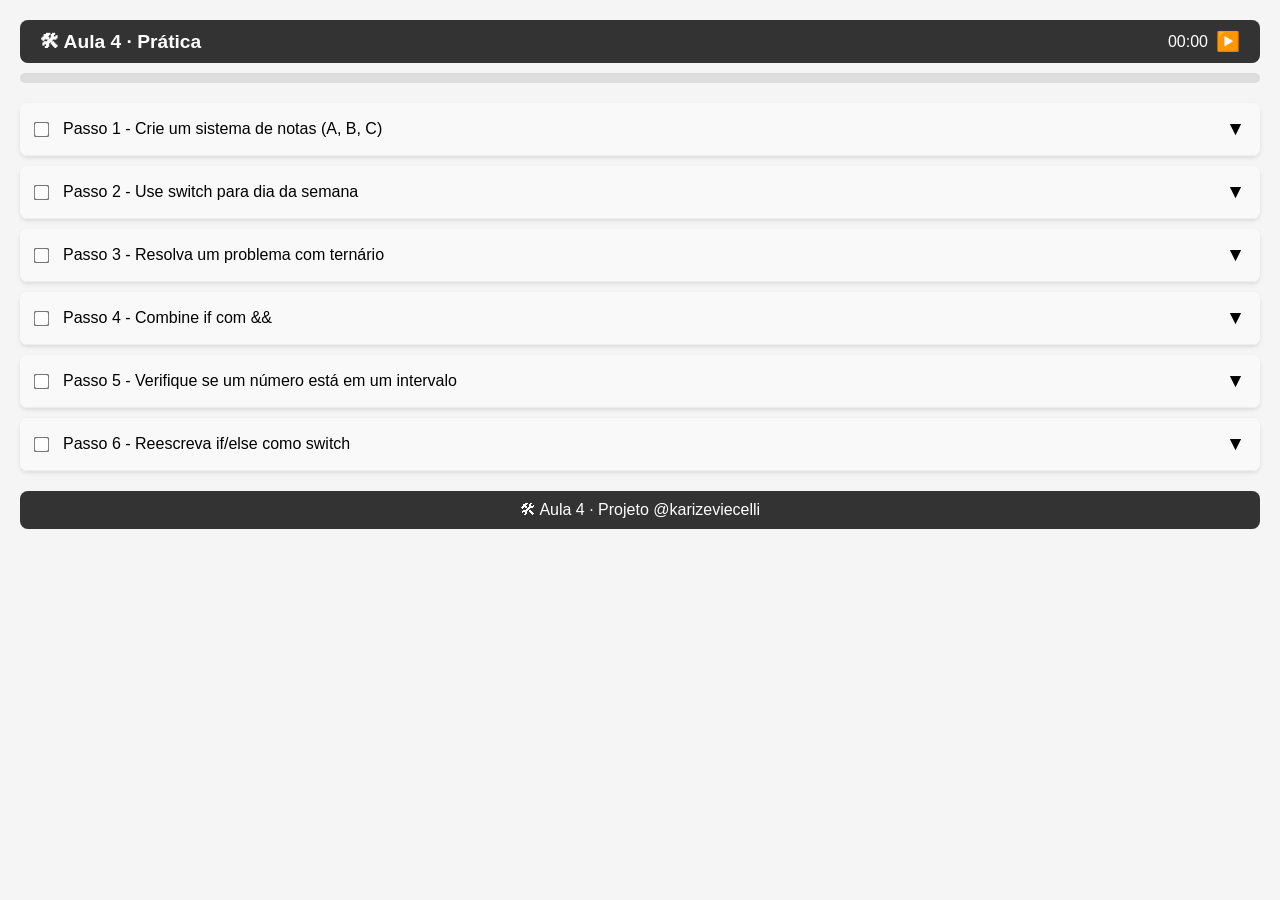
<file: Aula 04/03_pratica.html>
<!DOCTYPE html>
<html lang="pt-BR">
<head>
<meta charset="UTF-8">
<meta name="viewport" content="width=device-width, initial-scale=1.0">
<title>Aula 4 - Prática</title>
<style>
* { box-sizing: border-box; margin: 0; padding: 0; }
body { font-family: Arial, sans-serif; background: #f5f5f5; padding: 20px; }
.topbar { display: flex; align-items: center; justify-content: space-between; background: #333; color: white; padding: 10px 20px; border-radius: 8px; margin-bottom: 10px; }
.topbar h1 { font-size: 1.2em; }
.timer { display: flex; align-items: center; gap: 8px; }
.timer button { background: none; border: none; color: white; font-size: 1.2em; cursor: pointer; }
.progress-bar { background: #ddd; height: 10px; border-radius: 5px; margin-bottom: 20px; }
.progress { background: #4CAF50; height: 100%; width: 0%; border-radius: 5px; transition: width 0.3s; }
.card { background: white; border-radius: 8px; margin-bottom: 10px; box-shadow: 0 2px 4px rgba(0,0,0,0.1); overflow: hidden; }
.card-header { display: flex; align-items: center; padding: 15px; cursor: pointer; background: #f9f9f9; border-bottom: 1px solid #eee; }
.card-header input[type="checkbox"] { margin-right: 15px; transform: scale(1.2); }
.card-header .step-title { flex: 1; }
.card-header .expand-btn { background: none; border: none; font-size: 1.2em; cursor: pointer; }
.card-body { padding: 0 15px; max-height: 0; overflow: hidden; transition: max-height 0.3s ease, padding 0.3s; }
.card-body.open { max-height: 500px; padding: 15px; }
.instrucao, .dica { margin-bottom: 10px; }
.dica { background: #fff3cd; padding: 8px; border-radius: 4px; }
.gabarito-btn { background: #007bff; color: white; border: none; padding: 6px 12px; border-radius: 4px; cursor: pointer; }
.gabarito-code { background: #2d2d2d; color: #f8f8f2; padding: 10px; border-radius: 4px; overflow-x: auto; margin-top: 10px; white-space: pre-wrap; word-break: break-all; display: none; }
.gabarito-code.show { display: block; }
.footer { text-align: center; margin-top: 20px; padding: 10px; background: #333; color: white; border-radius: 8px; }
.cta { display: none; text-align: center; margin-top: 20px; }
.cta a { display: inline-block; background: #28a745; color: white; text-decoration: none; padding: 10px 20px; border-radius: 5px; font-weight: bold; }
</style>
</head>
<body>
<div class="topbar">
<h1>🛠 Aula 4 · Prática</h1>
<div class="timer">
<span id="timerDisplay">00:00</span>
<button id="timerToggle">▶️</button>
</div>
</div>
<div class="progress-bar">
<div class="progress" id="progressBar"></div>
</div>

<!-- Card 1 -->
<div class="card" data-index="0">
<div class="card-header" onclick="toggleCard(this)">
<input type="checkbox" onchange="updateProgress()">
<span class="step-title">Passo 1 - Crie um sistema de notas (A, B, C)</span>
<button class="expand-btn">▼</button>
</div>
<div class="card-body">
<div class="instrucao"><strong>Instrução:</strong> Crie uma variável com uma nota de 0 a 100. Use if/else para classificar: A (>= 90), B (>= 80), C (< 80). Exiba a classificação.</div>
<div class="dica"><strong>Dica:</strong> Use else if para verificar múltiplas condições.</div>
<button class="gabarito-btn" onclick="toggleGabarito(this)">📖 Gabarito</button>
<div class="gabarito-code">let nota = 85; <br>if (nota >= 90) { <br>    console.log("A"); <br>} else if (nota >= 80) { <br>    console.log("B"); <br>} else { <br>    console.log("C"); <br>}</div>
</div>
</div>

<!-- Card 2 -->
<div class="card" data-index="1">
<div class="card-header" onclick="toggleCard(this)">
<input type="checkbox" onchange="updateProgress()">
<span class="step-title">Passo 2 - Use switch para dia da semana</span>
<button class="expand-btn">▼</button>
</div>
<div class="card-body">
<div class="instrucao"><strong>Instrução:</strong> Crie uma variável com número de 1 a 7. Use switch para exibir o nome do dia correspondente (1 = Domingo, 2 = Segunda...). Caso inválido, exiba "Dia inválido".</div>
<div class="dica"><strong>Dica:</strong> Use case para cada número e break para interromper.</div>
<button class="gabarito-btn" onclick="toggleGabarito(this)">📖 Gabarito</button>
<div class="gabarito-code">let dia = 3; <br>switch(dia) { <br>  case 1: console.log("Domingo"); <br>    break; <br> case 2: console.log("Segunda"); <br>    break; <br> case 3: console.log("Terça"); <br>  break; <br> default: console.log("Dia inválido"); <br>}</div>
</div>
</div>

<!-- Card 3 -->
<div class="card" data-index="2">
<div class="card-header" onclick="toggleCard(this)">
<input type="checkbox" onchange="updateProgress()">
<span class="step-title">Passo 3 - Resolva um problema com ternário</span>
<button class="expand-btn">▼</button>
</div>
<div class="card-body">
<div class="instrucao"><strong>Instrução:</strong> Crie uma variável com uma temperatura. Use o operador ternário para exibir "Quente" se maior que 25, ou "Frio" caso contrário.</div>
<div class="dica"><strong>Dica:</strong> condicao ? valorSeVerdadeiro : valorSeFalso</div>
<button class="gabarito-btn" onclick="toggleGabarito(this)">📖 Gabarito</button>
<div class="gabarito-code">let temp = 30; <br>let clima = temp > 25 ? "Quente" : "Frio"; <br>console.log(clima);</div>
</div>
</div>

<!-- Card 4 -->
<div class="card" data-index="3">
<div class="card-header" onclick="toggleCard(this)">
<input type="checkbox" onchange="updateProgress()">
<span class="step-title">Passo 4 - Combine if com &&</span>
<button class="expand-btn">▼</button>
</div>
<div class="card-body">
<div class="instrucao"><strong>Instrução:</strong> Crie duas variáveis: maior de idade (boolean) e tem carteira (boolean). Use if com && para verificar se a pessoa pode dirigir (maior de idade E tem carteira).</div>
<div class="dica"><strong>Dica:</strong> && exige que TODAS as condições sejam verdadeiras.</div>
<button class="gabarito-btn" onclick="toggleGabarito(this)">📖 Gabarito</button>
<div class="gabarito-code">let maiorIdade = true; <br>let temCarteira = true; <br>if (maiorIdade && temCarteira) { <br> console.log("Pode dirigir"); <br>}</div>
</div>
</div>

<!-- Card 5 -->
<div class="card" data-index="4">
<div class="card-header" onclick="toggleCard(this)">
<input type="checkbox" onchange="updateProgress()">
<span class="step-title">Passo 5 - Verifique se um número está em um intervalo</span>
<button class="expand-btn">▼</button>
</div>
<div class="card-body">
<div class="instrucao"><strong>Instrução:</strong> Crie uma variável com um número. Verifique se ele está entre 10 e 20 (inclusive). Exiba "Dentro" ou "Fora" do intervalo.</div>
<div class="dica"><strong>Dica:</strong> Use && para verificar duas condições ao mesmo tempo.</div>
<button class="gabarito-btn" onclick="toggleGabarito(this)">📖 Gabarito</button>
<div class="gabarito-code">let num = 15; <br>if (num >= 10 && num <= 20) { <br> console.log("Dentro"); <br>} else { <br> console.log("Fora"); <br>}</div>
</div>
</div>

<!-- Card 6 -->
<div class="card" data-index="5">
<div class="card-header" onclick="toggleCard(this)">
<input type="checkbox" onchange="updateProgress()">
<span class="step-title">Passo 6 - Reescreva if/else como switch</span>
<button class="expand-btn">▼</button>
</div>
<div class="card-body">
<div class="instrucao"><strong>Instrução:</strong> Você tem um if/else que verifica cores. Reescreva-o usando switch. Cores: "vermelho" → "Pare", "amarelo" → "Atenção", "verde" → "Siga".</div>
<div class="dica"><strong>Dica:</strong> Cada case corresponde a uma cor.</div>
<button class="gabarito-btn" onclick="toggleGabarito(this)">📖 Gabarito</button>
<div class="gabarito-code">let cor = "verde"; <br>switch(cor) { <br>    case "vermelho": console.log("Pare"); <br>    break; <br>   case "amarelo": console.log("Atenção"); <br>    break; <br>   case "verde": console.log("Siga"); <br>    break; <br>   default: console.log("Cor inválida"); <br>}</div>
</div>
</div>

<div class="cta" id="cta">
<a href="04_desafio.html">➜ Seguir para o Desafio</a>
</div>

<div class="footer">
🛠 Aula 4 · Projeto @karizeviecelli
</div>

<script>
let timerInterval;
let seconds = 0;
let isRunning = false;

function toggleCard(header) {
  const body = header.nextElementSibling;
  const btn = header.querySelector('.expand-btn');
  const isOpen = body.classList.contains('open');
  // Close all other cards? Not required, but accordion style: open/close each individually
  body.classList.toggle('open');
  btn.textContent = isOpen ? '▼' : '▲';
}

function toggleGabarito(btn) {
  const code = btn.nextElementSibling;
  if (code && code.classList.contains('gabarito-code')) {
    code.classList.toggle('show');
    btn.textContent = code.classList.contains('show') ? '📖 Ocultar Gabarito' : '📖 Gabarito';
  }
}

function updateProgress() {
  const checkboxes = document.querySelectorAll('.card-header input[type="checkbox"]');
  const checked = document.querySelectorAll('.card-header input[type="checkbox"]:checked').length;
  const total = checkboxes.length;
  const progress = (checked / total) * 100;
  document.getElementById('progressBar').style.width = progress + '%';
  const cta = document.getElementById('cta');
  if (checked === total) {
    cta.style.display = 'block';
  } else {
    cta.style.display = 'none';
  }
}

function toggleTimer() {
  const display = document.getElementById('timerDisplay');
  const btn = document.getElementById('timerToggle');
  if (!isRunning) {
    timerInterval = setInterval(() => {
      seconds++;
      const mins = String(Math.floor(seconds / 60)).padStart(2, '0');
      const secs = String(seconds % 60).padStart(2, '0');
      display.textContent = mins + ':' + secs;
    }, 1000);
    btn.textContent = '⏸️';
    isRunning = true;
  } else {
    clearInterval(timerInterval);
    btn.textContent = '▶️';
    isRunning = false;
  }
}

document.getElementById('timerToggle').addEventListener('click', toggleTimer);

// Initialize progress
updateProgress();
</script>
</body>
</html>
</file>
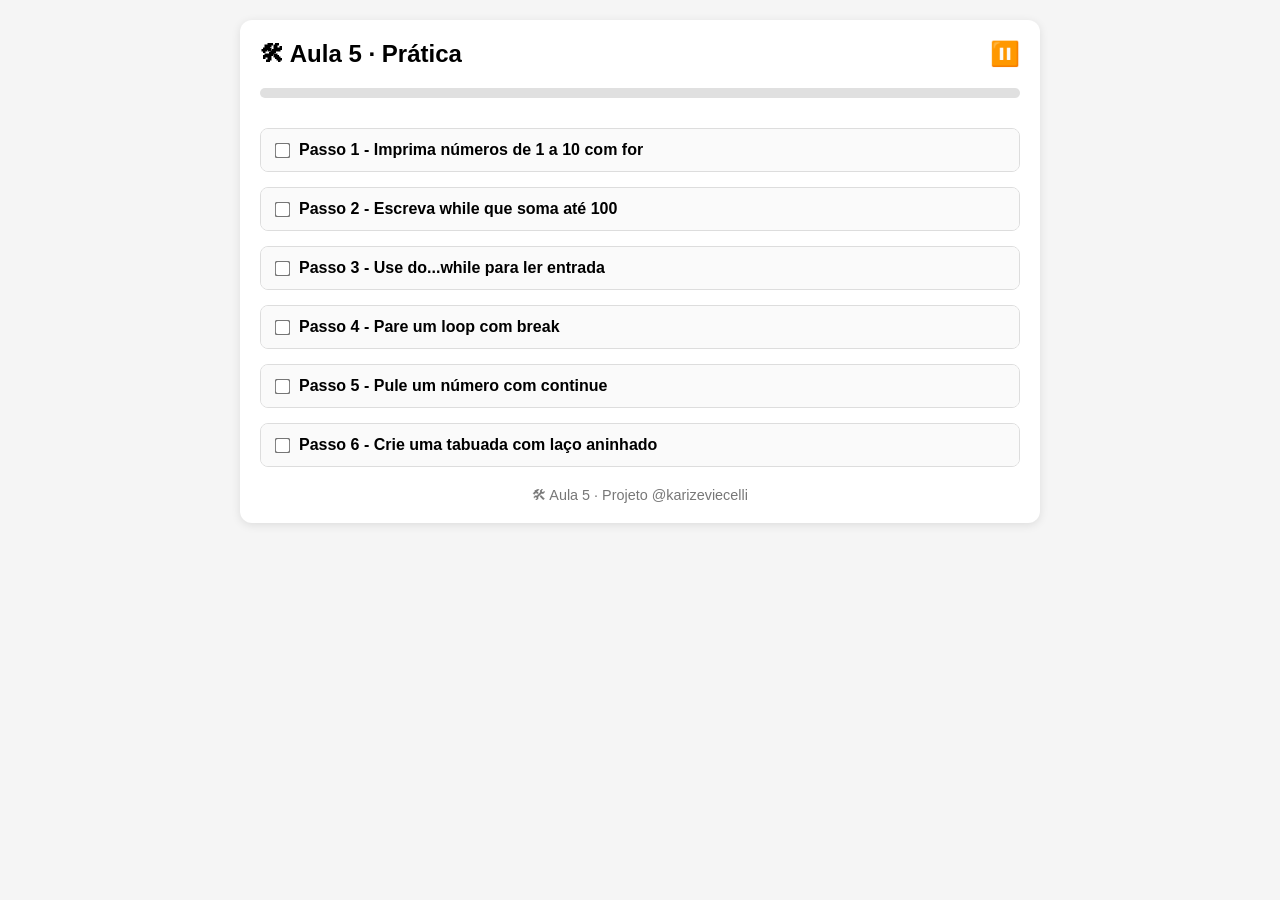
<file: Aula 05/03_pratica.html>
<!DOCTYPE html>
<html lang="pt-BR">
<head>
    <meta charset="UTF-8">
    <meta name="viewport" content="width=device-width, initial-scale=1.0">
    <title>Aula 5 - Prática</title>
    <style>
        * {
            margin: 0;
            padding: 0;
            box-sizing: border-box;
        }
        body {
            font-family: Arial, sans-serif;
            background: #f5f5f5;
            padding: 20px;
        }
        .container {
            max-width: 800px;
            margin: 0 auto;
            background: #fff;
            border-radius: 12px;
            box-shadow: 0 2px 10px rgba(0,0,0,0.1);
            padding: 20px;
        }
        .header {
            display: flex;
            align-items: center;
            justify-content: space-between;
            margin-bottom: 20px;
        }
        .header h1 {
            font-size: 1.5rem;
        }
        .timer-btn {
            background: none;
            border: none;
            font-size: 1.5rem;
            cursor: pointer;
        }
        .progress-bar {
            width: 100%;
            height: 10px;
            background: #e0e0e0;
            border-radius: 5px;
            margin-bottom: 30px;
        }
        .progress-fill {
            height: 100%;
            background: #4caf50;
            border-radius: 5px;
            transition: width 0.3s;
        }
        .card {
            border: 1px solid #ddd;
            border-radius: 8px;
            margin-bottom: 15px;
            overflow: hidden;
        }
        .card-header {
            background: #fafafa;
            padding: 12px 15px;
            display: flex;
            align-items: center;
            cursor: pointer;
            user-select: none;
        }
        .card-header input[type="checkbox"] {
            margin-right: 10px;
            transform: scale(1.2);
        }
        .card-header .checkbox-label {
            flex: 1;
            font-weight: bold;
        }
        .card-body {
            padding: 0 15px 15px;
            display: none;
        }
        .card.open .card-body {
            display: block;
        }
        .card-body p {
            margin: 10px 0;
        }
        .gabarito-btn {
            background: #2196f3;
            color: white;
            border: none;
            padding: 8px 16px;
            border-radius: 4px;
            cursor: pointer;
            margin: 10px 0;
        }
        .gabarito-code {
            background: #f0f0f0;
            padding: 10px;
            border-radius: 4px;
            font-family: monospace;
            white-space: pre-wrap;
            display: none;
        }
        .gabarito-code.show {
            display: block;
        }
        .cta {
            display: none;
            text-align: center;
            margin: 30px 0 20px;
            padding: 20px;
            background: #e8f5e9;
            border-radius: 8px;
        }
        .cta.show {
            display: block;
        }
        .cta a {
            display: inline-block;
            background: #4caf50;
            color: white;
            padding: 12px 24px;
            text-decoration: none;
            border-radius: 5px;
            font-weight: bold;
        }
        .footer {
            text-align: center;
            margin-top: 20px;
            color: #777;
            font-size: 0.9rem;
        }
    </style>
</head>
<body>
    <div class="container">
        <div class="header">
            <h1>🛠 Aula 5 · Prática</h1>
            <button class="timer-btn" id="timerBtn">⏸️</button>
        </div>
        <div class="progress-bar">
            <div class="progress-fill" id="progressFill" style="width: 0%;"></div>
        </div>

        <div id="cardsContainer">
            <!-- Cards serão gerados via JS -->
        </div>

        <div class="cta" id="cta">
            <p>Parabéns! Você concluiu todos os passos.</p>
            <a href="04_desafio.html">➜ Seguir para o Desafio</a>
        </div>

        <div class="footer">🛠 Aula 5 · Projeto @karizeviecelli</div>
    </div>

    <script>
        const steps = [
            {
                title: "Passo 1 - Imprima números de 1 a 10 com for",
                instruction: "Use o laço for para exibir os números de 1 a 10 no console.",
                dica: "<code>for (let i = 1; i <= 10; i++) { }</code>",
                gabarito: "for (let i = 1; i <= 10; i++) {  \nconsole.log(i); \n}"
            },
            {
                title: "Passo 2 - Escreva while que soma até 100",
                instruction: "Use while para somar números de 1 até 100. Exiba o resultado final (que deve ser 5050).",
                dica: "Acumule os valores em uma variável soma.",
                gabarito: "let soma = 0; \nlet i = 1; \nwhile (i <= 100) { \n   soma += i; \n   i++; \n } \nconsole.log(soma);"
            },
            {
                title: "Passo 3 - Use do...while para ler entrada",
                instruction: "Simule um programa que pede uma senha e repete enquanto a senha estiver errada. Use do...while.",
                dica: "<code>do { } while (senha !== \"1234\");</code>",
                gabarito: "let senha; \ndo { \n senha = \"1234\"; \n} while (senha !== \"1234\"); \nconsole.log(\"Acesso liberado\");"
            },
            {
                title: "Passo 4 - Pare um loop com break",
                instruction: "Crie um for de 1 a 10 mas pare (break) quando chegar no 5. Exiba apenas 1, 2, 3, 4.",
                dica: "<code>if (i === 5) break;</code>",
                gabarito: "for (let i = 1; i <= 10; i++) { \n   if (i === 5) \n     break; \n   console.log(i);\n}"
            },
            {
                title: "Passo 5 - Pule um número com continue",
                instruction: "Crie um for de 1 a 5 que pule (continue) o número 3. Exiba: 1, 2, 4, 5.",
                dica: "<code>if (i === 3) continue;</code>",
                gabarito: "for (let i = 1; i <= 5; i++) { \n   if (i === 3) continue; \nconsole.log(i); \n}"
            },
            {
                title: "Passo 6 - Crie uma tabuada com laço aninhado",
                instruction: "Use dois for aninhados para criar a tabuada do 1 até o 3 (1x1 até 3x3).",
                dica: "for externo = multiplicando, for interno = multiplicador.",
                gabarito: "for (let i = 1; i <= 3; i++) { \n    for (let j = 1; j <= 3; j++) { \n       console.log(i + \" x \" + j + \" = \" + (i * j)); \n    } \n}"
            }
        ];

        const cardsContainer = document.getElementById('cardsContainer');
        const progressFill = document.getElementById('progressFill');
        const cta = document.getElementById('cta');
        const timerBtn = document.getElementById('timerBtn');
        let timerRunning = false;
        let seconds = 0;
        let interval;

        function renderCards() {
            cardsContainer.innerHTML = '';
            steps.forEach((step, index) => {
                const card = document.createElement('div');
                card.className = 'card';
                card.id = `card-${index}`;

                const header = document.createElement('div');
                header.className = 'card-header';
                header.onclick = function(e) {
                    if (e.target.tagName !== 'INPUT') {
                        card.classList.toggle('open');
                    }
                };

                const checkbox = document.createElement('input');
                checkbox.type = 'checkbox';
                checkbox.id = `check-${index}`;
                checkbox.onchange = updateProgress;

                const label = document.createElement('label');
                label.className = 'checkbox-label';
                label.setAttribute('for', `check-${index}`);
                label.textContent = step.title;

                header.appendChild(checkbox);
                header.appendChild(label);

                const body = document.createElement('div');
                body.className = 'card-body';

                const instrP = document.createElement('p');
                instrP.innerHTML = `<strong>Instrução:</strong> ${step.instruction}`;
                body.appendChild(instrP);

                const dicaP = document.createElement('p');
                dicaP.innerHTML = `<strong>Dica:</strong> ${step.dica}`;
                body.appendChild(dicaP);

                const gabBtn = document.createElement('button');
                gabBtn.className = 'gabarito-btn';
                gabBtn.textContent = '📖 Gabarito';
                gabBtn.onclick = function() {
                    const codeDiv = document.getElementById(`gabarito-${index}`);
                    codeDiv.classList.toggle('show');
                };
                body.appendChild(gabBtn);

                const codeDiv = document.createElement('div');
                codeDiv.className = 'gabarito-code';
                codeDiv.id = `gabarito-${index}`;
                codeDiv.textContent = step.gabarito;
                body.appendChild(codeDiv);

                card.appendChild(header);
                card.appendChild(body);
                cardsContainer.appendChild(card);
            });
        }

        function updateProgress() {
            const checkboxes = document.querySelectorAll('.card-body input[type="checkbox"]');
            // Actually we need to get the checkboxes from headers
            const chk = document.querySelectorAll('.card-header input[type="checkbox"]');
            const total = chk.length;
            let checked = 0;
            chk.forEach(cb => {
                if (cb.checked) checked++;
            });
            const percent = (checked / total) * 100;
            progressFill.style.width = percent + '%';
            if (checked === total) {
                cta.classList.add('show');
            } else {
                cta.classList.remove('show');
            }
        }

        function toggleTimer() {
            if (timerRunning) {
                clearInterval(interval);
                timerBtn.textContent = '▶️';
            } else {
                interval = setInterval(() => {
                    seconds++;
                    // Could display timer somewhere but not required
                }, 1000);
                timerBtn.textContent = '⏸️';
            }
            timerRunning = !timerRunning;
        }

        timerBtn.addEventListener('click', toggleTimer);

        renderCards();
        updateProgress();
    </script>
</body>
</html>
</file>
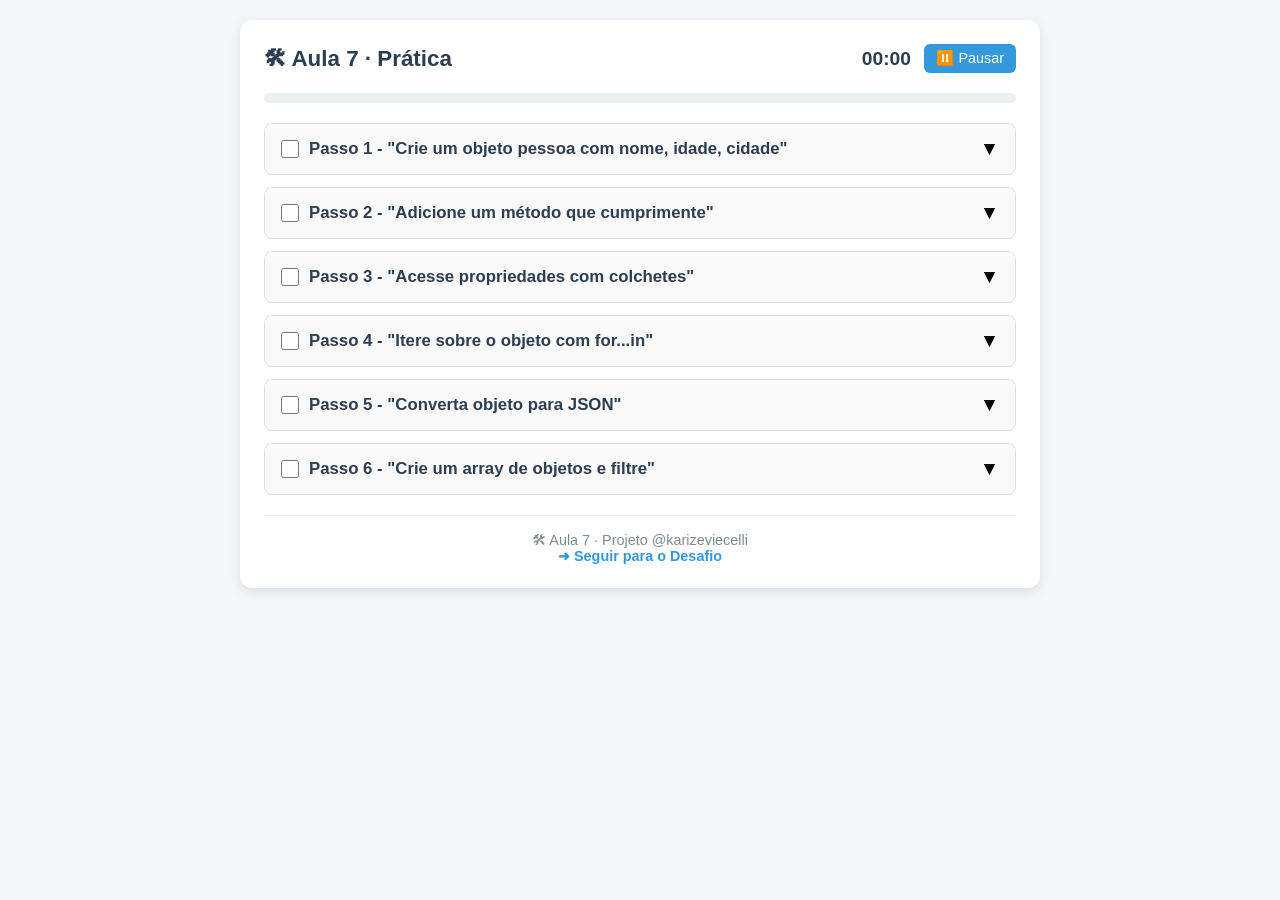
<file: Aula 07/03_pratica.html>
<!DOCTYPE html>
<html lang="pt-BR">
<head>
    <meta charset="UTF-8">
    <meta name="viewport" content="width=device-width, initial-scale=1.0">
    <title>Aula 7 - Prática</title>
    <style>
        * { margin: 0; padding: 0; box-sizing: border-box; font-family: 'Segoe UI', Tahoma, Geneva, Verdana, sans-serif; }
        body { background: #f4f6f9; display: flex; justify-content: center; padding: 20px; }
        .container { max-width: 800px; width: 100%; background: #fff; border-radius: 12px; box-shadow: 0 4px 12px rgba(0,0,0,0.1); padding: 24px; }
        .topbar { display: flex; justify-content: space-between; align-items: center; margin-bottom: 20px; flex-wrap: wrap; }
        .topbar h1 { font-size: 1.4em; color: #2c3e50; }
        .timer { display: flex; align-items: center; gap: 8px; }
        .timer button { background: #3498db; color: white; border: none; border-radius: 6px; padding: 6px 12px; cursor: pointer; font-size: 0.9em; transition: 0.2s; }
        .timer button:hover { background: #2980b9; }
        .timer button.paused { background: #e67e22; }
        .timer #timeDisplay { font-weight: bold; font-size: 1.2em; min-width: 60px; text-align: center; color: #2c3e50; }
        .progress-bar { width: 100%; height: 10px; background: #ecf0f1; border-radius: 5px; margin-bottom: 20px; overflow: hidden; }
        .progress-fill { height: 100%; width: 0%; background: #27ae60; transition: width 0.3s; border-radius: 5px; }
        .step { border: 1px solid #ddd; border-radius: 8px; margin-bottom: 12px; overflow: hidden; transition: 0.2s; }
        .step-header { display: flex; align-items: center; padding: 14px 16px; background: #f9f9f9; cursor: pointer; gap: 10px; }
        .step-header input[type="checkbox"] { width: 18px; height: 18px; cursor: pointer; accent-color: #27ae60; }
        .step-header h2 { flex: 1; font-size: 1.05em; color: #2c3e50; }
        .step-header .arrow { transition: transform 0.3s; font-size: 1.2em; }
        .step-header .arrow.open { transform: rotate(180deg); }
        .step-content { padding: 0 16px 16px; display: none; }
        .step-content.open { display: block; }
        .instruction { font-size: 0.95em; color: #333; margin-bottom: 8px; }
        .tip { background: #eaf2f8; padding: 8px 12px; border-radius: 6px; font-size: 0.9em; margin-bottom: 10px; }
        .tip strong { color: #2980b9; }
        .gabarito-btn { background: #8e44ad; color: white; border: none; border-radius: 6px; padding: 6px 14px; cursor: pointer; font-size: 0.9em; transition: 0.2s; }
        .gabarito-btn:hover { background: #7d3c98; }
        .gabarito-code { background: #2d2d2d; color: #f8f8f2; padding: 12px; border-radius: 6px; font-family: 'Courier New', monospace; font-size: 0.85em; margin-top: 8px; white-space: pre-wrap; word-break: break-word; display: none; }
        .gabarito-code.show { display: block; }
        .footer { margin-top: 20px; text-align: center; border-top: 1px solid #ecf0f1; padding-top: 16px; font-size: 0.9em; color: #7f8c8d; }
        .footer a { color: #3498db; text-decoration: none; font-weight: bold; }
        .footer a:hover { text-decoration: underline; }
    </style>
</head>
<body>
    <div class="container">
        <div class="topbar">
            <h1>🛠 Aula 7 · Prática</h1>
            <div class="timer">
                <span id="timeDisplay">00:00</span>
                <button id="timerBtn" onclick="toggleTimer()">⏸️ Pausar</button>
            </div>
        </div>
        <div class="progress-bar">
            <div id="progressFill" class="progress-fill"></div>
        </div>

        <div id="stepsContainer"></div>

        <div class="footer">
            <p>🛠 Aula 7 · Projeto @karizeviecelli</p>
            <p><a href="04_desafio.html">➜ Seguir para o Desafio</a></p>
        </div>
    </div>

    <script>
        const steps = [
            {
                title: 'Passo 1 - "Crie um objeto pessoa com nome, idade, cidade"',
                instruction: 'Crie um objeto chamado pessoa com as propriedades nome, idade e cidade. Exiba cada propriedade no console.',
                tip: 'Use { } para criar o objeto e ponto para acessar.',
                code: 'let pessoa = { nome: "João", idade: 30, cidade: "SP" };\nconsole.log(pessoa.nome);\nconsole.log(pessoa.idade);\nconsole.log(pessoa.cidade);'
            },
            {
                title: 'Passo 2 - "Adicione um método que cumprimente"',
                instruction: 'Adicione ao objeto pessoa um método chamado saudacao que exiba "Olá, meu nome é [nome]".',
                tip: 'Use function() e this para acessar a própria propriedade.',
                code: 'let pessoa = { nome: "João", saudacao: function() \n     { console.log("Olá, meu nome é " + this.nome); \n  } \n};\npessoa.saudacao();'
            },
            {
                title: 'Passo 3 - "Acesse propriedades com colchetes"',
                instruction: 'Crie um objeto produto com nome e preco. Acesse as propriedades usando a notação de colchetes [].',
                tip: 'produto["nome"] equivale a produto.nome.',
                code: 'let produto = { nome: "Celular", preco: 1500 };\nconsole.log(produto["nome"]);\nconsole.log(produto["preco"]);'
            },
            {
                title: 'Passo 4 - "Itere sobre o objeto com for...in"',
                instruction: 'Crie um objeto carro com marca, ano e cor. Use for...in para exibir todas as chaves e valores.',
                tip: 'for (let chave in objeto) { objeto[chave] }',
                code: 'let carro = { marca: "Toyota", ano: 2022, cor: "preto" };\n  for (let chave in carro) { \n       console.log(chave + ": " + carro[chave]); }'
            },
            {
                title: 'Passo 5 - "Converta objeto para JSON"',
                instruction: 'Crie um objeto aluno com nome e nota. Use JSON.stringify() para converter em string JSON e exiba.',
                tip: 'JSON.stringify converte objeto em texto formatado.',
                code: 'let aluno = { nome: "Maria", nota: 9.5 };\nlet json = JSON.stringify(aluno);\nconsole.log(json);'
            },
            {
                title: 'Passo 6 - "Crie um array de objetos e filtre"',
                instruction: 'Crie um array com 3 objetos de filmes (titulo, ano). Use filter() para selecionar filmes após 2010.',
                tip: 'filter percorre o array e aplica a condição.',
                code: 'let filmes = [ { titulo: "Interestelar", ano: 2014 }, { titulo: "Matrix", ano: 1999 }, { titulo: "Duna", ano: 2021 } ];\nlet recentes = filmes.filter(f => f.ano > 2010);\nconsole.log(recentes);'
            }
        ];

        const container = document.getElementById('stepsContainer');
        steps.forEach((step, index) => {
            const div = document.createElement('div');
            div.className = 'step';
            div.innerHTML = `
                <div class="step-header" onclick="toggleStep(${index})">
                    <input type="checkbox" id="check${index}" onchange="updateProgress()">
                    <h2>${step.title}</h2>
                    <span class="arrow" id="arrow${index}">▼</span>
                </div>
                <div class="step-content" id="content${index}">
                    <div class="instruction">${step.instruction}</div>
                    <div class="tip"><strong>Dica:</strong> ${step.tip}</div>
                    <button class="gabarito-btn" onclick="toggleGabarito(${index})">📖 Gabarito</button>
                    <div class="gabarito-code" id="code${index}"></div>
                </div>
            `;
            container.appendChild(div);
        });

        function toggleStep(index) {
            const content = document.getElementById(`content${index}`);
            const arrow = document.getElementById(`arrow${index}`);
            content.classList.toggle('open');
            arrow.classList.toggle('open');
        }

        function toggleGabarito(index) {
            const codeDiv = document.getElementById(`code${index}`);
            if (codeDiv.classList.contains('show')) {
                codeDiv.classList.remove('show');
            } else {
                codeDiv.textContent = steps[index].code;
                codeDiv.classList.add('show');
            }
        }

        function updateProgress() {
            const checkboxes = document.querySelectorAll('.step-header input[type="checkbox"]');
            const checked = Array.from(checkboxes).filter(cb => cb.checked).length;
            const progress = (checked / checkboxes.length) * 100;
            document.getElementById('progressFill').style.width = progress + '%';
            if (checked === checkboxes.length) {
                setTimeout(() => alert('Parabéns! Você completou todos os passos!'), 300);
            }
        }

        // Timer
        let seconds = 0;
        let timerInterval = null;
        let isPaused = false;
        const timeDisplay = document.getElementById('timeDisplay');
        const timerBtn = document.getElementById('timerBtn');

        function updateTimerDisplay() {
            const m = String(Math.floor(seconds / 60)).padStart(2, '0');
            const s = String(seconds % 60).padStart(2, '0');
            timeDisplay.textContent = `${m}:${s}`;
        }

        function toggleTimer() {
            if (timerInterval) {
                clearInterval(timerInterval);
                timerInterval = null;
                timerBtn.textContent = '▶️ Iniciar';
                timerBtn.classList.add('paused');
            } else {
                timerInterval = setInterval(() => {
                    seconds++;
                    updateTimerDisplay();
                }, 1000);
                timerBtn.textContent = '⏸️ Pausar';
                timerBtn.classList.remove('paused');
            }
        }
    </script>
</body>
</html>
</file>
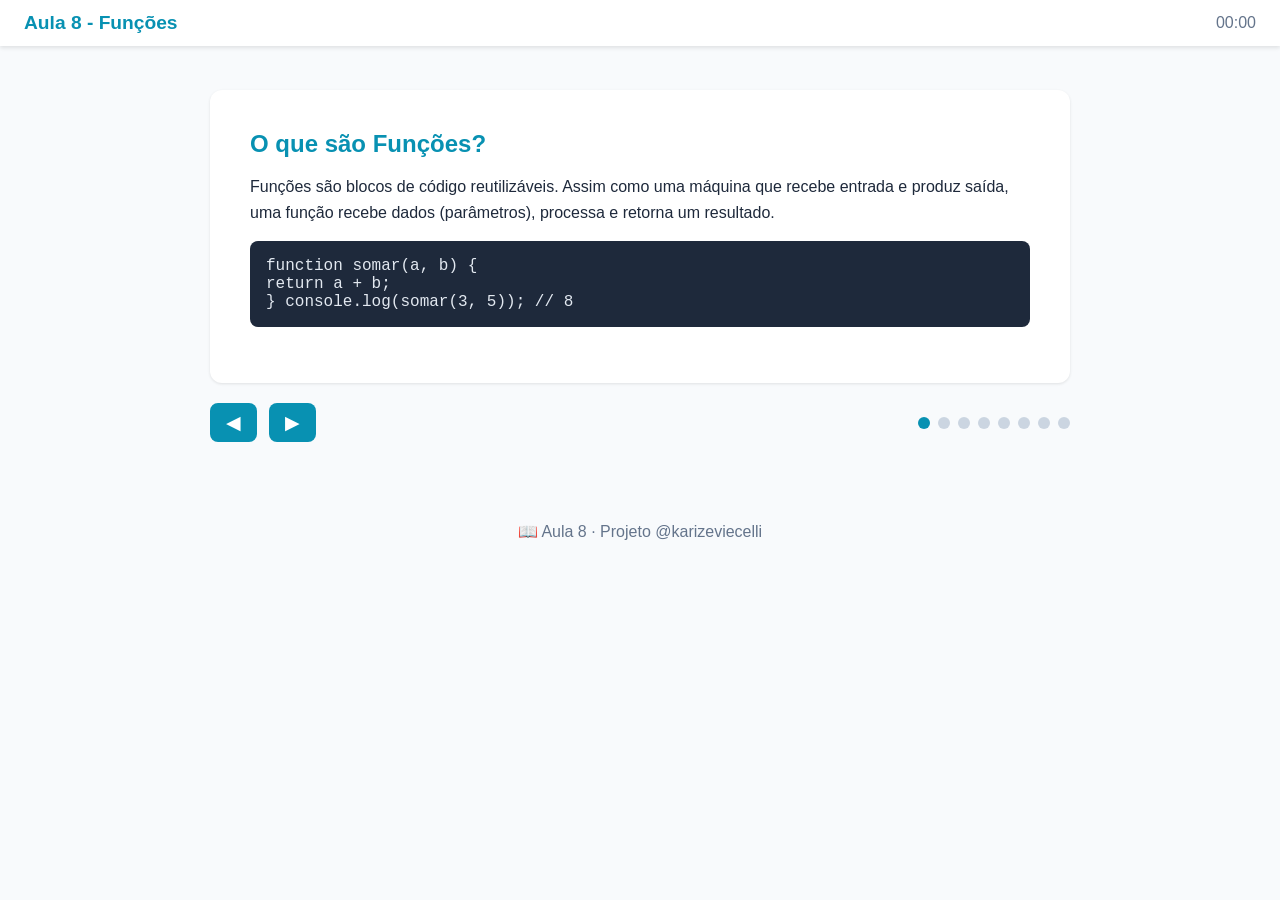
<file: Aula 08/01_exposicao.html>
<!DOCTYPE html>
<html lang="pt-BR">
<head>
  <meta charset="UTF-8">
  <meta name="viewport" content="width=device-width, initial-scale=1.0">
  <title>Aula 8 - Funções</title>
  <style>
    * { margin: 0; padding: 0; box-sizing: border-box; }
    body { font-family: 'Segoe UI', Tahoma, Geneva, Verdana, sans-serif; background: #f8fafc; color: #1e293b; }
    .topbar { position: fixed; top: 0; left: 0; width: 100%; background: white; box-shadow: 0 2px 4px rgba(0,0,0,0.1); padding: 12px 24px; display: flex; justify-content: space-between; align-items: center; z-index: 10; }
    .topbar h1 { font-size: 1.2rem; color: #0891b2; }
    .topbar .timer { font-size: 1rem; color: #64748b; }
    .slides-container { margin-top: 70px; position: relative; width: 100%; max-width: 900px; margin-left: auto; margin-right: auto; padding: 20px; }
    .slide { display: none; opacity: 0; transition: opacity 0.5s ease; padding: 40px; background: white; border-radius: 12px; box-shadow: 0 1px 3px rgba(0,0,0,0.1); }
    .slide.active { display: block; opacity: 1; }
    .slide h2 { color: #0891b2; margin-bottom: 16px; font-size: 1.5rem; }
    .slide p { margin-bottom: 16px; line-height: 1.6; }
    .code-block { background: #1e293b; color: #e2e8f0; padding: 16px; border-radius: 8px; overflow-x: auto; font-family: 'Courier New', monospace; margin-bottom: 16px; }
    .highlight-box { background: #e0f2fe; border-left: 4px solid #0891b2; padding: 12px 16px; border-radius: 4px; margin-bottom: 16px; }
    .navigation { display: flex; justify-content: space-between; align-items: center; margin-top: 20px; }
    .nav-arrows { display: flex; gap: 12px; }
    .nav-btn { background: #0891b2; color: white; border: none; padding: 8px 16px; border-radius: 8px; cursor: pointer; font-size: 1.2rem; transition: background 0.3s; }
    .nav-btn:hover { background: #066a8a; }
    .progress-dots { display: flex; gap: 8px; }
    .dot { width: 12px; height: 12px; border-radius: 50%; background: #cbd5e1; cursor: pointer; transition: background 0.3s; }
    .dot.active { background: #0891b2; }
    .cta-btn { display: inline-block; background: #0891b2; color: white; padding: 12px 24px; border-radius: 8px; text-decoration: none; font-weight: bold; transition: background 0.3s; margin-top: 20px; }
    .cta-btn:hover { background: #066a8a; }
    footer { text-align: center; padding: 20px; color: #64748b; margin-top: 40px; }
  </style>
</head>
<body>
  <div class="topbar">
    <h1>Aula 8 - Funções</h1>
    <span class="timer" id="timer">00:00</span>
  </div>
  <div class="slides-container">
    <div class="slide active" data-index="0">
      <h2>O que são Funções?</h2>
      <p>Funções são blocos de código reutilizáveis. Assim como uma máquina que recebe entrada e produz saída, uma função recebe dados (parâmetros), processa e retorna um resultado.</p>
      <div class="code-block">function somar(a, b) {<br>
  return a + b;<br>
}
console.log(somar(3, 5)); // 8</div>
    </div>
    <div class="slide" data-index="1">
      <h2>Declaração de função</h2>
      <p>Declaramos funções com a palavra-chave <code>function</code>. Ela pode ser chamada pelo nome quantas vezes quisermos. Isso evita repetir código.</p>
      <div class="code-block">function saudacao() {
  <br>console.log("Olá!");
}
<br>
saudacao();</div>
    </div>
    <div class="slide" data-index="2">
      <h2>Parâmetros e argumentos</h2>
      <p>Parâmetros são variáveis que a função recebe. Argumentos são os valores passados ao chamar a função.</p>
      <div class="code-block">function dobro(x) {
  <br>return x * 2;
<br>}
<br>console.log(dobro(5)); // 10</div>
    </div>
    <div class="slide" data-index="3">
      <h2>Retorno com return</h2>
      <p><code>return</code> devolve um valor da função. Sem return, a função retorna <code>undefined</code>. O return também encerra a execução da função.</p>
      <div class="code-block">function quadrado(n) {<br>
  return n * n;
<br>}
<br>let resultado = quadrado(4); // 16</div>
    </div>
    <div class="slide" data-index="4">
      <h2>Escopo em funções</h2>
      <p>Variáveis declaradas dentro de funções (com <code>let</code>/<code>const</code>) só existem lá dentro - escopo local. Variáveis fora são globais.</p>
      <div class="code-block">let global = "OK";
function teste() {
  <br>let local = "interno";
  <br>console.log(global); // OK
}</div>
    </div>
    <div class="slide" data-index="5">
      <h2>Arrow functions</h2>
      <p>Arrow functions são uma forma mais curta de escrever funções: <code>() => { }</code>. Se só tem uma linha, pode omitir {} e return.</p>
      <div class="code-block">let dobro = (x) => x * 2;
<br>console.log(dobro(5)); // 10</div>
    </div>
    <div class="slide" data-index="6">
      <h2>Funções como argumento (callbacks)</h2>
      <p>Callbacks são funções passadas como argumento para outra função. São muito usadas em arrays (filter, map, forEach).</p>
      <div class="code-block">let nums = [1, 2, 3];
<br>nums.forEach(function(n) {
  <br>console.log(n);
}<br>);</div>
    </div>
    <div class="slide" data-index="7">
      <h2>Parâmetros rest e default</h2>
      <p>Parâmetro default define valor padrão caso nenhum argumento seja passado. Parâmetro rest (<code>...args</code>) agrupa múltiplos argumentos em um array.</p>
      <div class="code-block">function somar(...nums) {
 <br>return nums.reduce((a, b) => a + b);<br>
}
console.log(somar(1, 2, 3)); // 6</div>
      <a href="02_demo.html" class="cta-btn">➜ Seguir para a Demonstração</a>
    </div>
    <div class="navigation">
      <div class="nav-arrows">
        <button class="nav-btn" id="prevBtn">◀</button>
        <button class="nav-btn" id="nextBtn">▶</button>
      </div>
      <div class="progress-dots" id="dots"></div>
    </div>
  </div>
  <footer>📖 Aula 8 · Projeto @karizeviecelli</footer>
  <script>
    let currentSlide = 0;
    const slides = document.querySelectorAll('.slide');
    const totalSlides = slides.length;
    const dotsContainer = document.getElementById('dots');
    // Create dots
    for (let i = 0; i < totalSlides; i++) {
      const dot = document.createElement('div');
      dot.classList.add('dot');
      if (i === 0) dot.classList.add('active');
      dot.dataset.index = i;
      dot.addEventListener('click', () => goToSlide(i));
      dotsContainer.appendChild(dot);
    }
    function updateSlide() {
      slides.forEach((slide, idx) => {
        slide.classList.toggle('active', idx === currentSlide);
        slide.style.display = idx === currentSlide ? 'block' : 'none';
      });
      document.querySelectorAll('.dot').forEach((dot, idx) => {
        dot.classList.toggle('active', idx === currentSlide);
      });
    }
    function goToSlide(index) {
      if (index < 0) index = 0;
      if (index >= totalSlides) index = totalSlides - 1;
      currentSlide = index;
      updateSlide();
    }
    document.getElementById('prevBtn').addEventListener('click', () => {
      goToSlide(currentSlide - 1);
    });
    document.getElementById('nextBtn').addEventListener('click', () => {
      goToSlide(currentSlide + 1);
    });
    // Timer
    let seconds = 0;
    const timerEl = document.getElementById('timer');
    setInterval(() => {
      seconds++;
      const mins = String(Math.floor(seconds / 60)).padStart(2, '0');
      const secs = String(seconds % 60).padStart(2, '0');
      timerEl.textContent = `${mins}:${secs}`;
    }, 1000);
  </script>
</body>
</html>
</file>
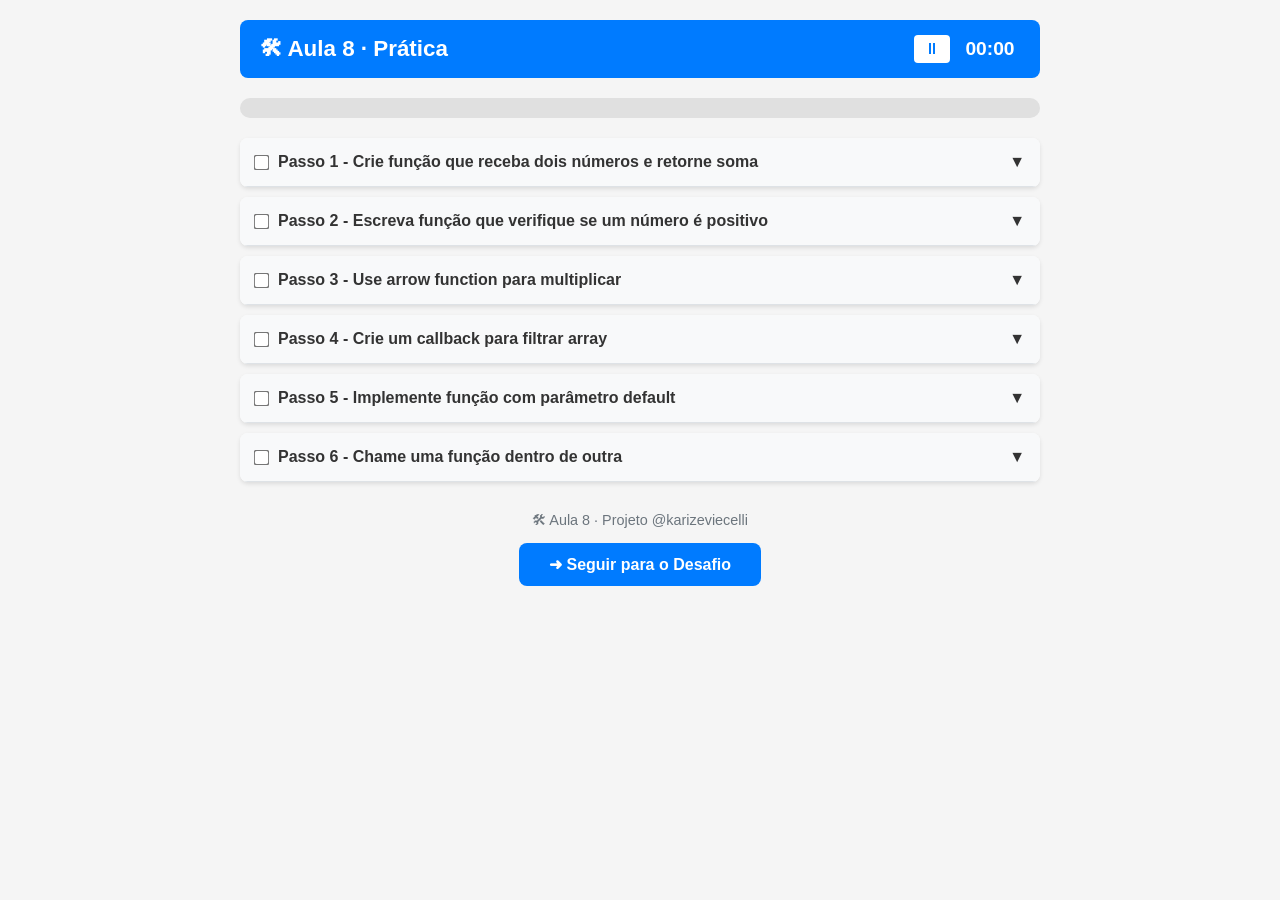
<file: Aula 08/03_pratica.html>
<!DOCTYPE html>
<html lang="pt-BR">
<head>
  <meta charset="UTF-8">
  <meta name="viewport" content="width=device-width, initial-scale=1.0">
  <title>Aula 8 - Funções (Prática)</title>
  <style>
    * { margin: 0; padding: 0; box-sizing: border-box; }
    body { font-family: Arial, sans-serif; background: #f5f5f5; color: #333; padding: 20px; }
    .container { max-width: 800px; margin: 0 auto; }
    .topbar { display: flex; align-items: center; justify-content: space-between; background: #007bff; color: #fff; padding: 15px 20px; border-radius: 8px; margin-bottom: 20px; }
    .topbar h1 { font-size: 1.4em; }
    .timer { display: flex; align-items: center; gap: 10px; }
    .timer button { background: #fff; color: #007bff; border: none; padding: 5px 10px; border-radius: 4px; cursor: pointer; font-size: 1em; }
    .timer span { font-size: 1.2em; font-weight: bold; min-width: 60px; text-align: center; }
    .progress-container { background: #e0e0e0; border-radius: 10px; height: 20px; margin-bottom: 20px; }
    .progress-bar { background: #28a745; height: 100%; border-radius: 10px; width: 0%; transition: width 0.3s; }
    .cards { display: flex; flex-direction: column; gap: 10px; }
    .card { background: #fff; border-radius: 8px; box-shadow: 0 2px 4px rgba(0,0,0,0.1); overflow: hidden; }
    .card-header { display: flex; align-items: center; padding: 15px; cursor: pointer; background: #f8f9fa; border-bottom: 1px solid #dee2e6; }
    .card-header input[type="checkbox"] { margin-right: 10px; transform: scale(1.2); }
    .card-header h2 { font-size: 1em; flex: 1; }
    .card-header .toggle-icon { transition: transform 0.3s; }
    .card-content { padding: 0 15px 15px; display: none; }
    .card.open .card-content { display: block; }
    .card.open .toggle-icon { transform: rotate(180deg); }
    .instruction { margin-bottom: 10px; }
    .hint { background: #fff3cd; padding: 8px; border-radius: 4px; margin-bottom: 10px; font-style: italic; }
    .btn-gabarito { background: #6c757d; color: #fff; border: none; padding: 6px 12px; border-radius: 4px; cursor: pointer; font-size: 0.9em; }
    .gabarito { margin-top: 10px; background: #263238; color: #e0e0e0; padding: 10px; border-radius: 4px; font-family: monospace; white-space: pre-wrap; display: none; word-break: break-word; }
    .footer { margin-top: 30px; text-align: center; }
    .cta { display: inline-block; background: #007bff; color: #fff; padding: 12px 30px; border-radius: 8px; text-decoration: none; font-weight: bold; margin-top: 15px; transition: background 0.3s; }
    .cta:hover { background: #0056b3; }
    .footer p { margin-top: 10px; color: #6c757d; font-size: 0.9em; }
  </style>
</head>
<body>
  <div class="container">
    <!-- Topbar -->
    <div class="topbar">
      <h1>🛠 Aula 8 · Prática</h1>
      <div class="timer">
        <button id="timerBtn">⏸</button>
        <span id="timerDisplay">00:00</span>
      </div>
    </div>

    <!-- Progress Bar -->
    <div class="progress-container">
      <div class="progress-bar" id="progressBar"></div>
    </div>

    <!-- Accordion Cards -->
    <div class="cards" id="cardsContainer">
      <!-- Passo 1 -->
      <div class="card" data-step="1">
        <div class="card-header" onclick="toggleCard(this.parentElement)">
          <input type="checkbox" onchange="updateProgress()">
          <h2>Passo 1 - Crie função que receba dois números e retorne soma</h2>
          <span class="toggle-icon">▼</span>
        </div>
        <div class="card-content">
          <div class="instruction"><strong>Instrução:</strong> Crie uma função chamada <code>somar</code> que receba dois parâmetros (a, b) e retorne a soma deles. Chame a função com 5 e 3.</div>
          <div class="hint"><strong>Dica:</strong> Use <code>function nome(a, b) { <br>return a + b; }</code></div>
          <button class="btn-gabarito" onclick="showGabarito(this)">📖 Gabarito</button>
          <div class="gabarito">function somar(a, b) { <br>return a + b; <br>} <br>let resultado = somar(5, 3); <br>console.log(resultado);</div>
        </div>
      </div>

      <!-- Passo 2 -->
      <div class="card" data-step="2">
        <div class="card-header" onclick="toggleCard(this.parentElement)">
          <input type="checkbox" onchange="updateProgress()">
          <h2>Passo 2 - Escreva função que verifique se um número é positivo</h2>
          <span class="toggle-icon">▼</span>
        </div>
        <div class="card-content">
          <div class="instruction"><strong>Instrução:</strong> Crie uma função <code>isPositivo</code> que receba um número e retorne <code>true</code> se for maior que 0, ou <code>false</code> caso contrário.</div>
          <div class="hint"><strong>Dica:</strong> Use <code>return n > 0</code> para comparar.</div>
          <button class="btn-gabarito" onclick="showGabarito(this)">📖 Gabarito</button>
          <div class="gabarito">function isPositivo(n) { <br>return n > 0; <br>} <br>console.log(isPositivo(10)); <br>console.log(isPositivo(-3));</div>
        </div>
      </div>

      <!-- Passo 3 -->
      <div class="card" data-step="3">
        <div class="card-header" onclick="toggleCard(this.parentElement)">
          <input type="checkbox" onchange="updateProgress()">
          <h2>Passo 3 - Use arrow function para multiplicar</h2>
          <span class="toggle-icon">▼</span>
        </div>
        <div class="card-content">
          <div class="instruction"><strong>Instrução:</strong> Crie uma arrow function que receba dois números e retorne a multiplicação deles. Armazene em uma variável chamada <code>multiplicar</code>.</div>
          <div class="hint"><strong>Dica:</strong> <code>let multiplicar = (a, b) => a * b;</code></div>
          <button class="btn-gabarito" onclick="showGabarito(this)">📖 Gabarito</button>
          <div class="gabarito">let multiplicar = (a, b) => a * b; <br>console.log(multiplicar(4, 3));</div>
        </div>
      </div>

      <!-- Passo 4 -->
      <div class="card" data-step="4">
        <div class="card-header" onclick="toggleCard(this.parentElement)">
          <input type="checkbox" onchange="updateProgress()">
          <h2>Passo 4 - Crie um callback para filtrar array</h2>
          <span class="toggle-icon">▼</span>
        </div>
        <div class="card-content">
          <div class="instruction"><strong>Instrução:</strong> Crie um array de números e use <code>filter()</code> com uma função callback para selecionar os maiores que 3.</div>
          <div class="hint"><strong>Dica:</strong> <code>filter</code> recebe uma função que retorna <code>true</code>/<code>false</code>.</div>
          <button class="btn-gabarito" onclick="showGabarito(this)">📖 Gabarito</button>
          <div class="gabarito">let nums = [1, 2, 3, 4, 5]; <br> let maiores = nums.filter(function(n) { <br>return n > 3; <br>}); <br>console.log(maiores);</div>
        </div>
      </div>

      <!-- Passo 5 -->
      <div class="card" data-step="5">
        <div class="card-header" onclick="toggleCard(this.parentElement)">
          <input type="checkbox" onchange="updateProgress()">
          <h2>Passo 5 - Implemente função com parâmetro default</h2>
          <span class="toggle-icon">▼</span>
        </div>
        <div class="card-content">
          <div class="instruction"><strong>Instrução:</strong> Crie uma função <code>cumprimentar</code> que receba um nome e exiba "Olá, [nome]!". Se nenhum nome for passado, use "Visitante" como padrão.</div>
          <div class="hint"><strong>Dica:</strong> <code>function cumprimentar(nome = "Visitante") { }</code></div>
          <button class="btn-gabarito" onclick="showGabarito(this)">📖 Gabarito</button>
          <div class="gabarito">function cumprimentar(nome = "Visitante") { <br>console.log("Olá, " + nome + "!"); <br>} <br>cumprimentar("Ana"); <br>cumprimentar();</div>
        </div>
      </div>

      <!-- Passo 6 -->
      <div class="card" data-step="6">
        <div class="card-header" onclick="toggleCard(this.parentElement)">
          <input type="checkbox" onchange="updateProgress()">
          <h2>Passo 6 - Chame uma função dentro de outra</h2>
          <span class="toggle-icon">▼</span>
        </div>
        <div class="card-content">
          <div class="instruction"><strong>Instrução:</strong> Crie duas funções: <code>quadrado(n)</code> e <code>somaQuadrados(a, b)</code>. <code>somaQuadrados</code> deve chamar <code>quadrado</code> internamente.</div>
          <div class="hint"><strong>Dica:</strong> Uma função chama a outra pelo nome.</div>
          <button class="btn-gabarito" onclick="showGabarito(this)">📖 Gabarito</button>
          <div class="gabarito">function quadrado(n) { <br>return n * n; <br>}<br> function somaQuadrados(a, b) {<br> return quadrado(a) + quadrado(b); <br>} <br>console.log(somaQuadrados(3, 4));</div>
        </div>
      </div>
    </div>

    <!-- Footer and CTA -->
    <div class="footer">
      <p>🛠 Aula 8 · Projeto @karizeviecelli</p>
      <a href="04_desafio.html" class="cta" id="ctaLink">➜ Seguir para o Desafio</a>
    </div>
  </div>

  <script>
    // Timer
    let timerInterval;
    let seconds = 0;
    const timerDisplay = document.getElementById('timerDisplay');
    const timerBtn = document.getElementById('timerBtn');
    timerBtn.addEventListener('click', () => {
      if (timerInterval) {
        clearInterval(timerInterval);
        timerInterval = null;
        timerBtn.textContent = '▶';
      } else {
        timerInterval = setInterval(() => {
          seconds++;
          const min = String(Math.floor(seconds / 60)).padStart(2, '0');
          const sec = String(seconds % 60).padStart(2, '0');
          timerDisplay.textContent = `${min}:${sec}`;
        }, 1000);
        timerBtn.textContent = '⏸';
      }
    });

    // Accordion toggle
    function toggleCard(card) {
      card.classList.toggle('open');
    }

    // Show gabarito (plain text code)
    function showGabarito(btn) {
      const gab = btn.nextElementSibling;
      if (gab.style.display === 'block') {
        gab.style.display = 'none';
      } else {
        gab.style.display = 'block';
      }
    }

    // Progress bar
    function updateProgress() {
      const checkboxes = document.querySelectorAll('.card-header input[type="checkbox"]');
      const total = checkboxes.length;
      const checked = document.querySelectorAll('.card-header input[type="checkbox"]:checked').length;
      const percent = (checked / total) * 100;
      document.getElementById('progressBar').style.width = percent + '%';

      // Optionally enable/disable CTA when all checked
      const cta = document.getElementById('ctaLink');
      if (checked === total) {
        cta.classList.add('ready');
      } else {
        cta.classList.remove('ready');
      }
    }
  </script>
</body>
</html>
</file>
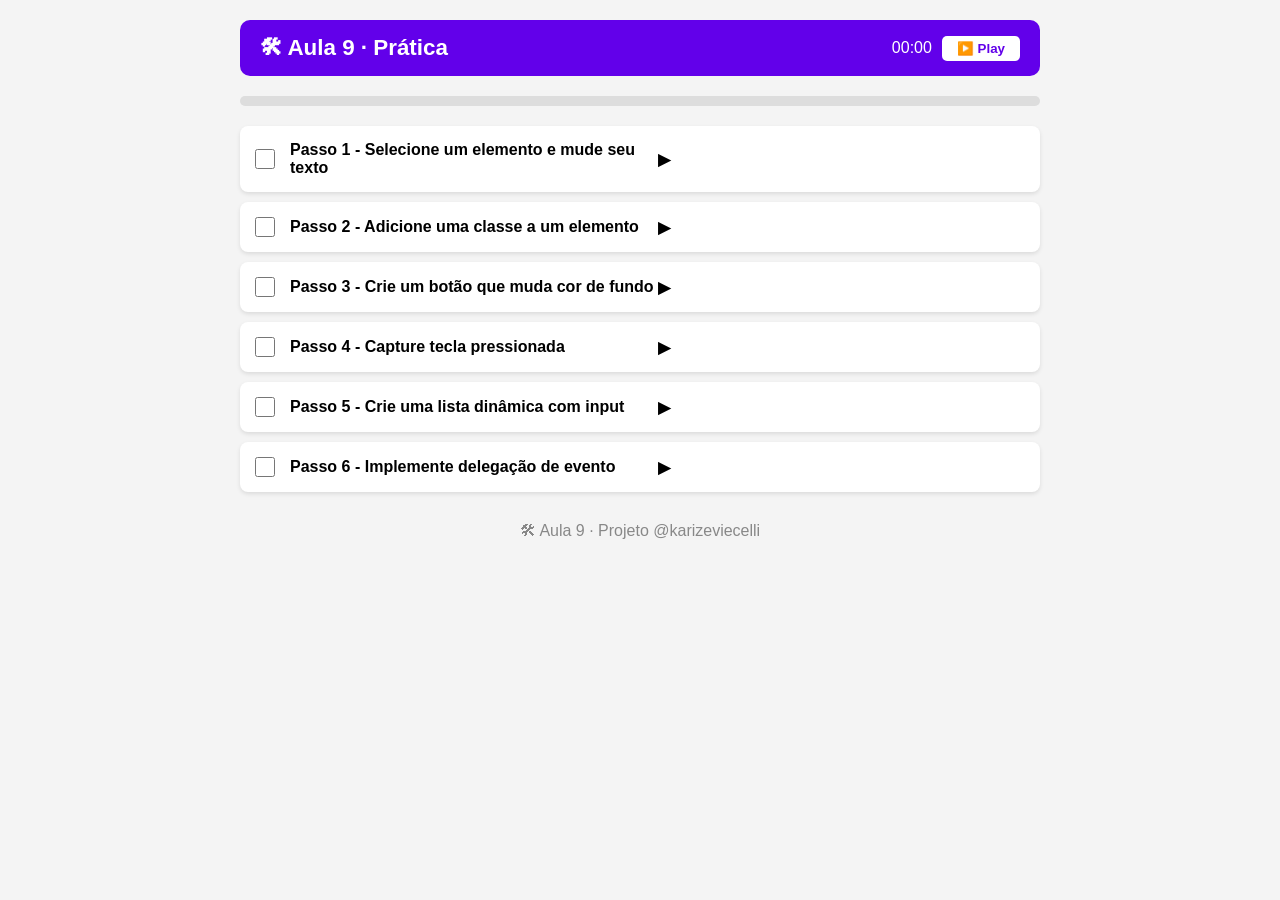
<file: Aula 09/03_pratica.html>
<!DOCTYPE html>
<html lang="pt-BR">
<head>
  <meta charset="UTF-8">
  <meta name="viewport" content="width=device-width, initial-scale=1.0">
  <title>Aula 9 - Prática</title>
  <style>
    * { margin: 0; padding: 0; box-sizing: border-box; font-family: Arial, sans-serif; }
    body { background: #f4f4f4; padding: 20px; }
    .container { max-width: 800px; margin: 0 auto; }
    .topbar { display: flex; justify-content: space-between; align-items: center; background: #6200ea; color: white; padding: 15px 20px; border-radius: 10px; }
    .topbar h1 { font-size: 1.4rem; }
    .cronometer { display: flex; align-items: center; gap: 10px; }
    .cronometer button { background: #fff; border: none; color: #6200ea; padding: 5px 15px; border-radius: 5px; cursor: pointer; font-weight: bold; }
    .progress-bar { height: 10px; background: #ddd; border-radius: 5px; margin: 20px 0; }
    .progress-fill { height: 100%; width: 0%; background: #6200ea; border-radius: 5px; transition: width 0.3s; }
    .card { background: white; border-radius: 8px; margin-bottom: 10px; box-shadow: 0 2px 4px rgba(0,0,0,0.1); }
    .card-header { display: flex; align-items: center; padding: 15px; cursor: pointer; }
    .card-header input[type="checkbox"] { margin-right: 15px; width: 20px; height: 20px; }
    .card-header span { flex: 1; font-weight: bold; }
    .card-header .arrow { transition: transform 0.3s; }
    .card.active .card-header .arrow { transform: rotate(90deg); }
    .card-body { max-height: 0; overflow: hidden; transition: max-height 0.3s; padding: 0 15px; }
    .card.active .card-body { max-height: 500px; padding: 15px; }
    .card-body p { margin-bottom: 10px; }
    .card-body .gabarito { background: #f0f0f0; padding: 10px; border-radius: 5px; font-family: monospace; white-space: pre-wrap; display: none; }
    .card-body .btn-gabarito { background: #6200ea; color: white; border: none; padding: 8px 15px; border-radius: 5px; cursor: pointer; margin-top: 10px; }
    .cta { text-align: center; margin: 30px 0; }
    .cta a { background: #6200ea; color: white; padding: 15px 30px; border-radius: 5px; text-decoration: none; font-weight: bold; display: none; }
    .footer { text-align: center; color: #888; margin-top: 30px; }
  </style>
</head>
<body>
  <div class="container">
    <!-- Topbar -->
    <div class="topbar">
      <h1>🛠 Aula 9 · Prática</h1>
      <div class="cronometer">
        <span id="timeDisplay">00:00</span>
        <button id="cronometroBtn">▶️ Play</button>
      </div>
    </div>
    <!-- Progress Bar -->
    <div class="progress-bar">
      <div class="progress-fill" id="progressFill"></div>
    </div>
    <!-- Cards -->
    <div id="cardsContainer">
      <!-- Card 1 -->
      <div class="card" data-step="1">
        <div class="card-header">
          <input type="checkbox" id="check1">
          <span>Passo 1 - Selecione um elemento e mude seu texto</span>
          <span class="arrow">▶</span>
        </div>
        <div class="card-body">
          <p><strong>Instrução:</strong> Use getElementById para selecionar um elemento com id "mensagem" e altere seu texto para "Olá, DOM!".</p>
          <p><strong>Dica:</strong> document.getElementById("id").textContent = "texto";</p>
          <button class="btn-gabarito">📖 Gabarito</button>
          <pre class="gabarito">let el = document.getElementById("mensagem"); <br>el.textContent = "Olá, DOM!";</pre>
        </div>
      </div>
      <!-- Card 2 -->
      <div class="card" data-step="2">
        <div class="card-header">
          <input type="checkbox" id="check2">
          <span>Passo 2 - Adicione uma classe a um elemento</span>
          <span class="arrow">▶</span>
        </div>
        <div class="card-body">
          <p><strong>Instrução:</strong> Selecione um elemento com querySelector e adicione a classe "destaque" usando classList.add.</p>
          <p><strong>Dica:</strong> elemento.classList.add("nomeDaClasse");</p>
          <button class="btn-gabarito">📖 Gabarito</button>
          <pre class="gabarito">let el = document.querySelector("p"); <br>el.classList.add("destaque");</pre>
        </div>
      </div>
      <!-- Card 3 -->
      <div class="card" data-step="3">
        <div class="card-header">
          <input type="checkbox" id="check3">
          <span>Passo 3 - Crie um botão que muda cor de fundo</span>
          <span class="arrow">▶</span>
        </div>
        <div class="card-body">
          <p><strong>Instrução:</strong> Crie um botão no HTML. Ao clicar, a cor de fundo da página muda para uma cor aleatória.</p>
          <p><strong>Dica:</strong> Use addEventListener('click') e document.body.style.backgroundColor.</p>
          <button class="btn-gabarito">📖 Gabarito</button>
          <pre class="gabarito">let btn = document.getElementById("btnCor"); <br>btn.addEventListener("click", function() { <br>document.body.style.backgroundColor = "lightblue";<br> });</pre>
        </div>
      </div>
      <!-- Card 4 -->
      <div class="card" data-step="4">
        <div class="card-header">
          <input type="checkbox" id="check4">
          <span>Passo 4 - Capture tecla pressionada</span>
          <span class="arrow">▶</span>
        </div>
        <div class="card-body">
          <p><strong>Instrução:</strong> Adicione um evento keydown ao documento que exiba no console a tecla pressionada.</p>
          <p><strong>Dica:</strong> document.addEventListener('keydown', function(e) { console.log(e.key); });</p>
          <button class="btn-gabarito">📖 Gabarito</button>
          <pre class="gabarito">document.addEventListener("keydown", function(event) { <br>console.log("Tecla: " + event.key); <br>});</pre>
        </div>
      </div>
      <!-- Card 5 -->
      <div class="card" data-step="5">
        <div class="card-header">
          <input type="checkbox" id="check5">
          <span>Passo 5 - Crie uma lista dinâmica com input</span>
          <span class="arrow">▶</span>
        </div>
        <div class="card-body">
          <p><strong>Instrução:</strong> Crie um input e um botão. Ao digitar um texto e clicar, o item é adicionado a uma lista (ul).</p>
          <p><strong>Dica:</strong> createElement('li'), appendChild, value do input.</p>
          <button class="btn-gabarito">📖 Gabarito</button>
          <pre class="gabarito">let input = document.getElementById("itemInput"); <br>let btn = document.getElementById("addBtn"); <br>let lista = document.getElementById("lista"); <br>btn.addEventListener("click", function() { <br>let li = document.createElement("li"); <br>li.textContent = input.value; <br>lista.appendChild(li); <br>input.value = ""; <br>});</pre>
        </div>
      </div>
      <!-- Card 6 -->
      <div class="card" data-step="6">
        <div class="card-header">
          <input type="checkbox" id="check6">
          <span>Passo 6 - Implemente delegação de evento</span>
          <span class="arrow">▶</span>
        </div>
        <div class="card-body">
          <p><strong>Instrução:</strong> Em uma lista (ul), adicione um evento no pai que detecte qual li foi clicada e exiba seu texto.</p>
          <p><strong>Dica:</strong> Use e.target.tagName para verificar se clicou em um li.</p>
          <button class="btn-gabarito">📖 Gabarito</button>
          <pre class="gabarito">let lista = document.getElementById("lista"); <br>lista.addEventListener("click", function(e) { <br>if (e.target.tagName === "LI") { <br>console.log("Clicou em: " + e.target.textContent);<br> }<br> });</pre>
        </div>
      </div>
    </div>
    <!-- CTA -->
    <div class="cta">
      <a href="04_desafio.html" id="ctaLink">➜ Seguir para o Desafio</a>
    </div>
    <!-- Footer -->
    <div class="footer">
      🛠 Aula 9 · Projeto @karizeviecelli
    </div>
  </div>
  <script>
    // --- Cronometer ---
    const timeDisplay = document.getElementById('timeDisplay');
    const cronometroBtn = document.getElementById('cronometroBtn');
    let timerInterval = null;
    let seconds = 0;
    let running = false;
    cronometroBtn.addEventListener('click', function() {
      if (running) {
        clearInterval(timerInterval);
        cronometroBtn.textContent = '▶️ Play';
      } else {
        timerInterval = setInterval(function() {
          seconds++;
          const mins = String(Math.floor(seconds / 60)).padStart(2, '0');
          const secs = String(seconds % 60).padStart(2, '0');
          timeDisplay.textContent = mins + ':' + secs;
        }, 1000);
        cronometroBtn.textContent = '⏸️ Pause';
      }
      running = !running;
    });

    // --- Accordion cards ---
    const cards = document.querySelectorAll('.card');
    cards.forEach(card => {
      const header = card.querySelector('.card-header');
      header.addEventListener('click', function(e) {
        // Prevent toggle when clicking checkbox
        if (e.target.type === 'checkbox') return;
        card.classList.toggle('active');
      });
    });

    // --- Gabarito buttons ---
    const gabaritoBtns = document.querySelectorAll('.btn-gabarito');
    gabaritoBtns.forEach(btn => {
      btn.addEventListener('click', function() {
        const pre = this.nextElementSibling;
        pre.style.display = pre.style.display === 'block' ? 'none' : 'block';
      });
    });

    // --- Checkboxes and progress ---
    const checkboxes = document.querySelectorAll('.card input[type="checkbox"]');
    const progressFill = document.getElementById('progressFill');
    const ctaLink = document.getElementById('ctaLink');

    function updateProgress() {
      const checked = document.querySelectorAll('.card input[type="checkbox"]:checked').length;
      const total = checkboxes.length;
      const pct = (checked / total) * 100;
      progressFill.style.width = pct + '%';
      // Show CTA if all checked
      ctaLink.style.display = (checked === total) ? 'inline-block' : 'none';
    }

    checkboxes.forEach(cb => {
      cb.addEventListener('change', updateProgress);
    });

    // Initial update
    updateProgress();
  </script>
</body>
</html>
</file>
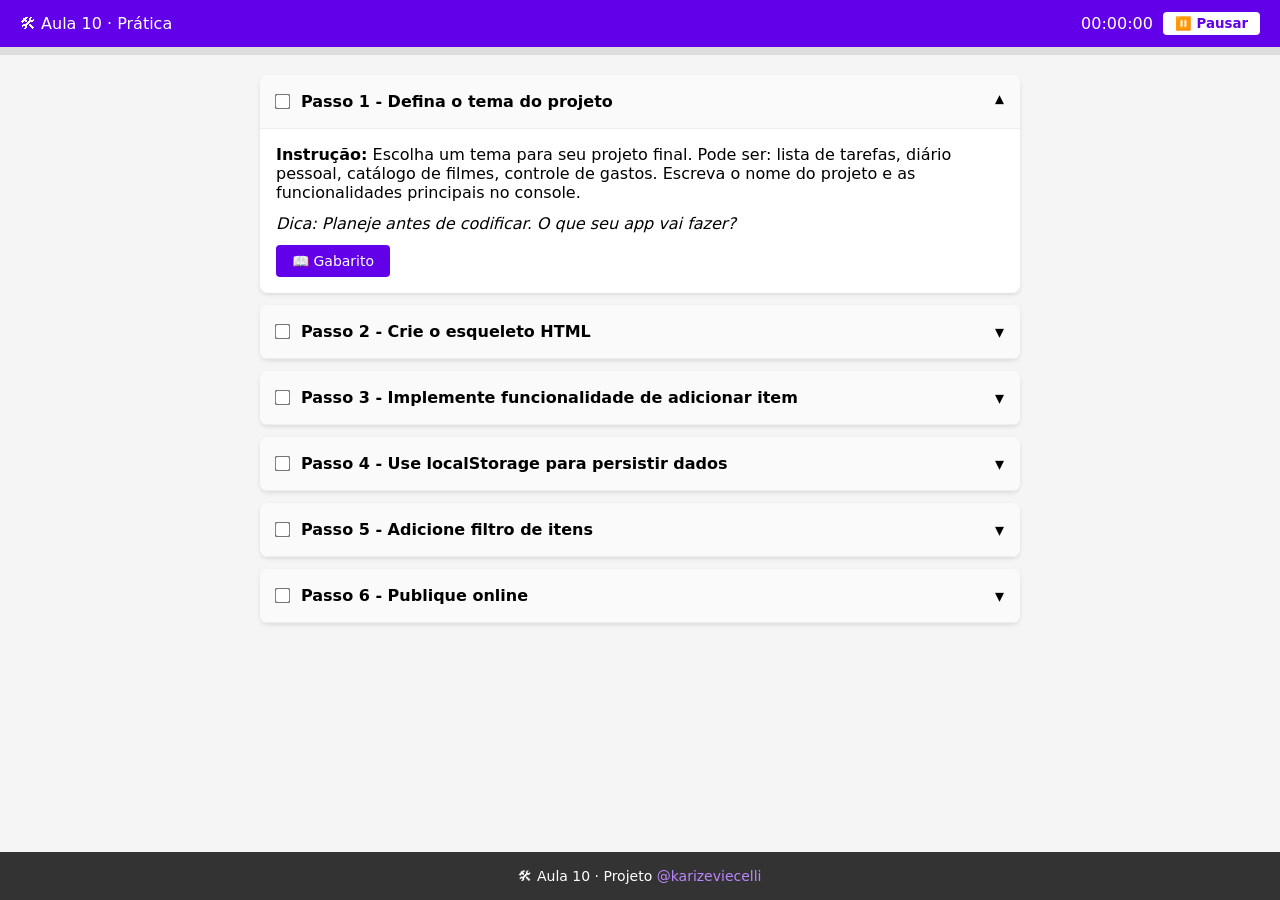
<file: Aula 10/03_pratica.html>
<!DOCTYPE html>
<html lang="pt-br">
<head>
  <meta charset="UTF-8">
  <meta name="viewport" content="width=device-width, initial-scale=1.0">
  <title>Aula 10 - Prática</title>
  <style>
    * { margin: 0; padding: 0; box-sizing: border-box; font-family: system-ui, sans-serif; }
    body { background: #f5f5f5; min-height: 100vh; display: flex; flex-direction: column; }
    .topbar { background: #6200ea; color: white; padding: 12px 20px; display: flex; justify-content: space-between; align-items: center; }
    .timer { display: flex; align-items: center; gap: 10px; }
    .timer button { background: white; color: #6200ea; border: none; padding: 4px 12px; border-radius: 4px; cursor: pointer; font-weight: bold; }
    .progress-container { width: 100%; background: #ddd; height: 8px; }
    .progress-bar { height: 100%; background: #6200ea; width: 0%; transition: width 0.3s; }
    .container { max-width: 800px; margin: 20px auto; padding: 0 20px; flex: 1; }
    .card { background: white; border-radius: 8px; margin-bottom: 12px; box-shadow: 0 2px 4px rgba(0,0,0,0.1); overflow: hidden; }
    .card-header { display: flex; align-items: center; padding: 16px; cursor: pointer; background: #fafafa; border-bottom: 1px solid #eee; }
    .card-header input[type="checkbox"] { margin-right: 12px; transform: scale(1.2); }
    .card-header h3 { flex: 1; font-size: 16px; }
    .card-header .arrow { transition: transform 0.3s; font-size: 18px; }
    .card.active .arrow { transform: rotate(180deg); }
    .card-body { max-height: 0; overflow: hidden; transition: max-height 0.4s ease; }
    .card.active .card-body { max-height: 1000px; }
    .card-content { padding: 16px; }
    .card-content p, .card-content pre { margin-bottom: 12px; }
    .card-content button { background: #6200ea; color: white; border: none; padding: 8px 16px; border-radius: 4px; cursor: pointer; font-size: 14px; }
    .card-content button:hover { background: #3700b3; }
    .gabarito { background: #f0f0f0; padding: 12px; border-radius: 4px; white-space: pre-wrap; font-family: monospace; display: none; margin-top: 10px; }
    .gabarito.show { display: block; }
    .cta-container { text-align: center; margin: 30px 0; }
    .cta-button { display: inline-block; padding: 14px 28px; background: #6200ea; color: white; text-decoration: none; border-radius: 8px; font-size: 18px; font-weight: bold; }
    .cta-button:hover { background: #3700b3; }
    .footer { background: #333; color: white; text-align: center; padding: 16px; font-size: 14px; }
    .footer a { color: #bb86fc; text-decoration: none; }
  </style>
</head>
<body>
  <div class="topbar">
    <span>🛠 Aula 10 · Prática</span>
    <div class="timer">
      <span id="timerDisplay">00:00:00</span>
      <button id="timerToggle">⏸️ Pausar</button>
    </div>
  </div>
  <div class="progress-container">
    <div class="progress-bar" id="progressBar"></div>
  </div>
  <div class="container">
    <!-- Passo 1 -->
    <div class="card" data-index="0">
      <div class="card-header" onclick="toggleCard(this.parentElement)">
        <input type="checkbox" onchange="updateProgress()">
        <h3>Passo 1 - Defina o tema do projeto</h3>
        <span class="arrow">▾</span>
      </div>
      <div class="card-body">
        <div class="card-content">
          <p><strong>Instrução:</strong> Escolha um tema para seu projeto final. Pode ser: lista de tarefas, diário pessoal, catálogo de filmes, controle de gastos. Escreva o nome do projeto e as funcionalidades principais no console.</p>
          <p><em>Dica: Planeje antes de codificar. O que seu app vai fazer?</em></p>
          <button onclick="showGabarito(this)">📖 Gabarito</button>
          <div class="gabarito">console.log("Projeto: Lista de Tarefas");<br>
console.log("Funcionalidades: adicionar, remover, filtrar");</div>
        </div>
      </div>
    </div>

    <!-- Passo 2 -->
    <div class="card" data-index="1">
      <div class="card-header" onclick="toggleCard(this.parentElement)">
        <input type="checkbox" onchange="updateProgress()">
        <h3>Passo 2 - Crie o esqueleto HTML</h3>
        <span class="arrow">▾</span>
      </div>
      <div class="card-body">
        <div class="card-content">
          <p><strong>Instrução:</strong> Crie a estrutura HTML básica: header com título, main com div para lista, footer. Use tags semânticas.</p>
          <p><em>Dica: &lt;header&gt;, &lt;main&gt;, &lt;footer&gt; são tags semânticas.</em></p>
          <button onclick="showGabarito(this)">📖 Gabarito</button>
          <div class="gabarito">document.write('&lt;header&gt;<br>&lt;h1&gt;Meu Projeto&lt;/h1&gt;<br>&lt;/header&gt;&lt;/main&gt;<br>&lt;div id="lista"&gt;<br>&lt;/div&gt;<br>&lt;/main&gt;<br>&lt;footer&gt;<br>&lt;p&gt;Feito por mim&lt;/p&gt;<br>&lt;/footer&gt;');</div>
        </div>
      </div>
    </div>

    <!-- Passo 3 -->
    <div class="card" data-index="2">
      <div class="card-header" onclick="toggleCard(this.parentElement)">
        <input type="checkbox" onchange="updateProgress()">
        <h3>Passo 3 - Implemente funcionalidade de adicionar item</h3>
        <span class="arrow">▾</span>
      </div>
      <div class="card-body">
        <div class="card-content">
          <p><strong>Instrução:</strong> Crie uma função adicionarItem(texto) que adiciona um item a um array e exibe a lista atualizada no console.</p>
          <p><em>Dica: array.push() adiciona no final.</em></p>
          <button onclick="showGabarito(this)">📖 Gabarito</button>
          <div class="gabarito">let itens = [];
function adicionarItem(texto) {
  itens.push(texto);
  console.log(itens);
}
adicionarItem("Estudar");</div>
        </div>
      </div>
    </div>

    <!-- Passo 4 -->
    <div class="card" data-index="3">
      <div class="card-header" onclick="toggleCard(this.parentElement)">
        <input type="checkbox" onchange="updateProgress()">
        <h3>Passo 4 - Use localStorage para persistir dados</h3>
        <span class="arrow">▾</span>
      </div>
      <div class="card-body">
        <div class="card-content">
          <p><strong>Instrução:</strong> Salve o array de itens no localStorage usando JSON.stringify e depois recupere com JSON.parse.</p>
          <p><em>Dica: localStorage só guarda strings. Use JSON.stringify para converter.</em></p>
          <button onclick="showGabarito(this)">📖 Gabarito</button>
          <div class="gabarito">let dados = ["item1", "item2"];
localStorage.setItem("meusDados", JSON.stringify(dados));
let recuperados = JSON.parse(localStorage.getItem("meusDados"));
console.log(recuperados);</div>
        </div>
      </div>
    </div>

    <!-- Passo 5 -->
    <div class="card" data-index="4">
      <div class="card-header" onclick="toggleCard(this.parentElement)">
        <input type="checkbox" onchange="updateProgress()">
        <h3>Passo 5 - Adicione filtro de itens</h3>
        <span class="arrow">▾</span>
      </div>
      <div class="card-body">
        <div class="card-content">
          <p><strong>Instrução:</strong> Crie uma função filtrarItens(termo) que recebe um termo e retorna apenas os itens que contêm esse termo (use filter).</p>
          <p><em>Dica: filter com item.includes(termo).</em></p>
          <button onclick="showGabarito(this)">📖 Gabarito</button>
          <div class="gabarito">let itens = ["Estudar JS", "Praticar Python", "Ler livro"];
function filtrarItens(termo) {
  return itens.filter(item => item.includes(termo));
}
console.log(filtrarItens("Est"));</div>
        </div>
      </div>
    </div>

    <!-- Passo 6 -->
    <div class="card" data-index="5">
      <div class="card-header" onclick="toggleCard(this.parentElement)">
        <input type="checkbox" onchange="updateProgress()">
        <h3>Passo 6 - Publique online</h3>
        <span class="arrow">▾</span>
      </div>
      <div class="card-body">
        <div class="card-content">
          <p><strong>Instrução:</strong> Crie uma mensagem no console com as instruções para publicar no GitHub Pages: criar repositório, fazer upload, ativar Pages.</p>
          <p><em>Dica: GitHub Pages é gratuito para sites estáticos.</em></p>
          <button onclick="showGabarito(this)">📖 Gabarito</button>
          <div class="gabarito">console.log("1. Crie um repositório no GitHub");
console.log("2. Faça upload dos arquivos (index.html, style.css, script.js)");
console.log("3. Vá em Settings > Pages > Source: main branch");
console.log("4. Seu site estará online em https://seuusuario.github.io/seurepositorio/");</div>
        </div>
      </div>
    </div>

    <div class="cta-container" id="ctaContainer" style="display: none;">
      <p>Parabéns! Você completou todos os passos!</p>
      <a href="04_desafio.html" class="cta-button">➜ Seguir para o Desafio</a>
    </div>
  </div>

  <footer class="footer">
    <p>🛠 Aula 10 · Projeto <a href="#">@karizeviecelli</a></p>
  </footer>

  <script>
    // Timer
    let timerInterval = null;
    let seconds = 0;
    const timerDisplay = document.getElementById('timerDisplay');
    const timerToggle = document.getElementById('timerToggle');

    function formatTime(sec) {
      const h = String(Math.floor(sec / 3600)).padStart(2, '0');
      const m = String(Math.floor((sec % 3600) / 60)).padStart(2, '0');
      const s = String(sec % 60).padStart(2, '0');
      return `${h}:${m}:${s}`;
    }

    timerToggle.addEventListener('click', () => {
      if (timerInterval) {
        clearInterval(timerInterval);
        timerInterval = null;
        timerToggle.textContent = '▶️ Retomar';
      } else {
        timerInterval = setInterval(() => {
          seconds++;
          timerDisplay.textContent = formatTime(seconds);
        }, 1000);
        timerToggle.textContent = '⏸️ Pausar';
      }
    });

    // Accordion toggle
    function toggleCard(card) {
      card.classList.toggle('active');
    }

    // Show gabarito
    function showGabarito(btn) {
      const gab = btn.parentElement.querySelector('.gabarito');
      gab.classList.toggle('show');
      if (gab.classList.contains('show')) {
        btn.textContent = '📖 Ocultar';
      } else {
        btn.textContent = '📖 Gabarito';
      }
    }

    // Progress bar
    function updateProgress() {
      const checkboxes = document.querySelectorAll('.card-header input[type="checkbox"]');
      const total = checkboxes.length;
      let checked = 0;
      checkboxes.forEach(cb => { if (cb.checked) checked++; });
      const progress = (checked / total) * 100;
      document.getElementById('progressBar').style.width = progress + '%';
      const cta = document.getElementById('ctaContainer');
      if (checked === total) {
        cta.style.display = 'block';
      } else {
        cta.style.display = 'none';
      }
    }

    // Initialize first card as active?
    document.querySelector('.card').classList.add('active');
  </script>
</body>
</html>
</file>
<file: aula-11-javascript/css/style.css>
button{
    margin: 5px;
    padding: 5px 5px;
    background-color: bisque;
    border-color: burlywood;
}
</file>
